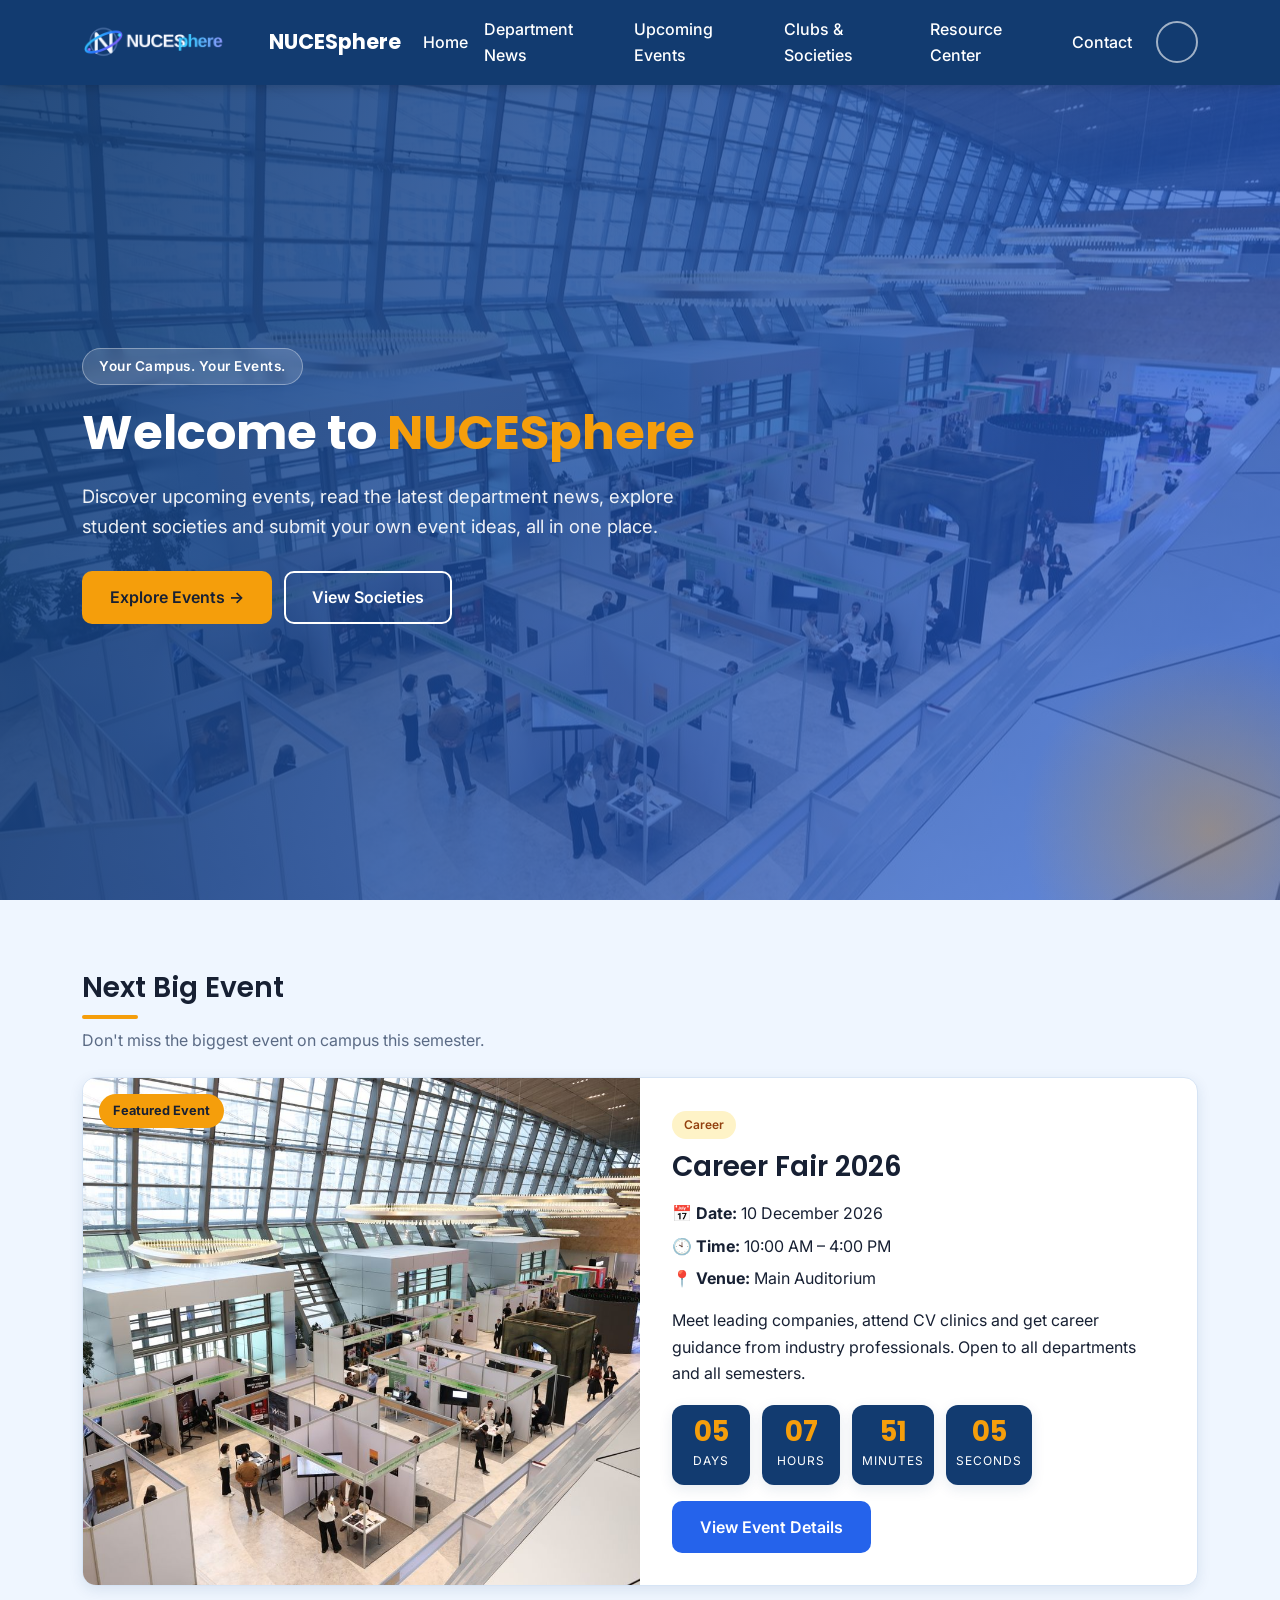
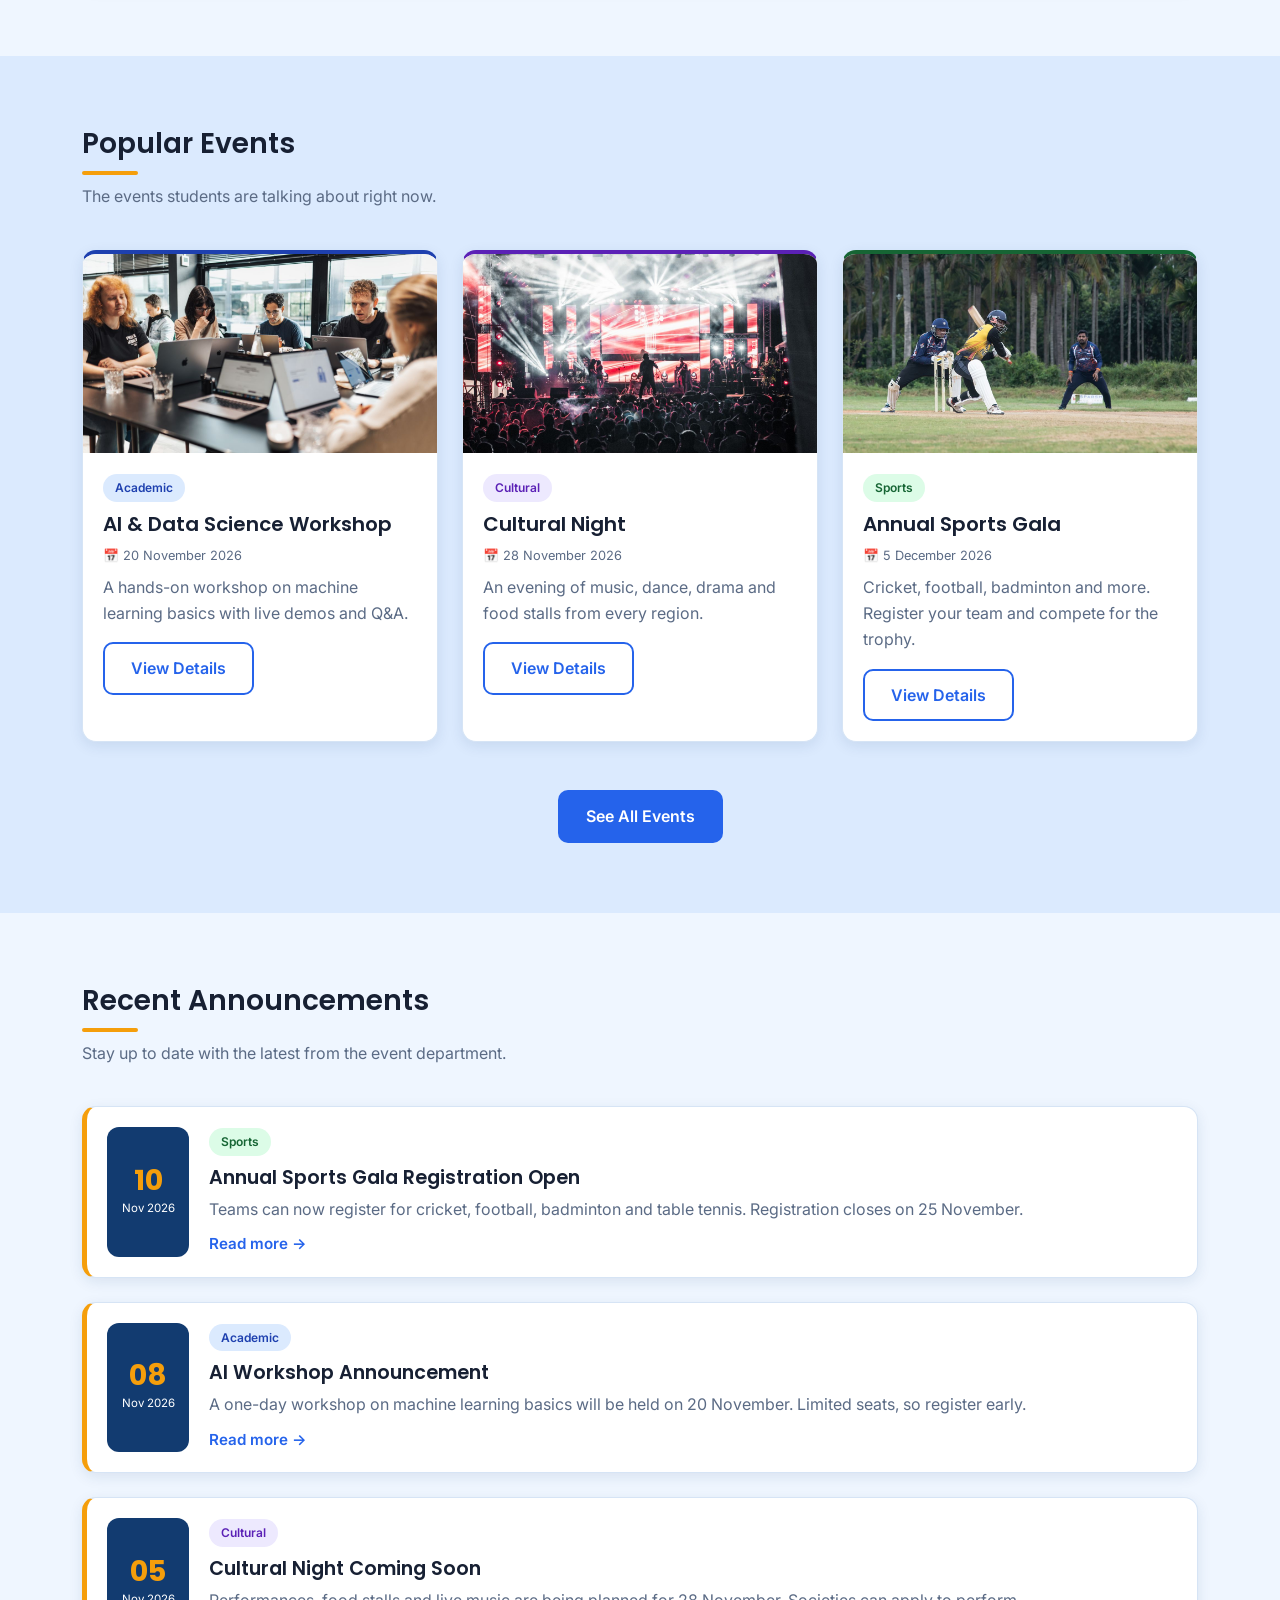
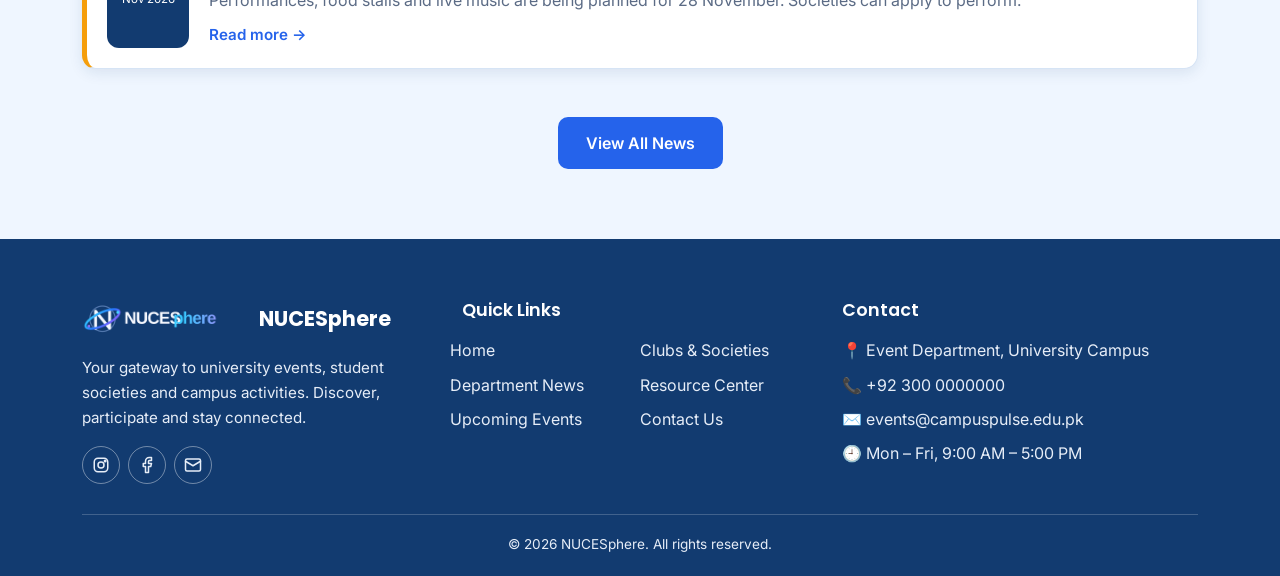
<file: index.html>
<!DOCTYPE html>
<html lang="en" data-theme="light">
<head>
  <meta charset="UTF-8">
  <meta name="viewport" content="width=device-width, initial-scale=1">
  <meta name="description" content="NUCESphere – discover university events, news, societies and resources in one place.">
  <link rel="icon" type="image/png" href="IMAGES/logo/nucesphere.png">

  <link href="https://cdn.jsdelivr.net/npm/bootstrap@5.3.3/dist/css/bootstrap.min.css" rel="stylesheet">
  <link rel="stylesheet" href="CSS/style.css">
  <link rel="stylesheet" href="CSS/responsive.css">
  <title>NUCESphere | Home</title>

  <!-- Apply saved theme before the page paints (prevents white flash) -->
  <script>
    try {
      var t = localStorage.getItem('campus-pulse-theme');
      if (t === 'dark') document.documentElement.setAttribute('data-theme', 'dark');
    } catch (e) {}
  </script>

</head>

<body>

   <!-- ================= NAVBAR ================= -->
  <nav class="navbar navbar-expand-lg navbar-dark fixed-top site-navbar">
    <div class="container">

      <!-- Logo + name -->
      <a class="navbar-brand" href="index.html">
        <img src="IMAGES/logo/nucesphere.png" alt="NUCESphere logo">
        <span>NUCESphere</span>
      </a>

      <!-- Mobile hamburger -->
      <button class="navbar-toggler" type="button" data-bs-toggle="collapse"
              data-bs-target="#mainNav" aria-controls="mainNav"
              aria-expanded="false" aria-label="Toggle navigation">
        <span class="navbar-toggler-icon"></span>
      </button>

      <!-- Links + theme toggle -->
      <div class="collapse navbar-collapse" id="mainNav">
        <ul class="navbar-nav ms-auto mb-2 mb-lg-0 align-items-lg-center">
          <li class="nav-item"><a class="nav-link" href="index.html">Home</a></li>
          <li class="nav-item"><a class="nav-link" href="news.html">Department News</a></li>
          <li class="nav-item"><a class="nav-link" href="events.html">Upcoming Events</a></li>
          <li class="nav-item"><a class="nav-link" href="clubs.html">Clubs &amp; Societies</a></li>
          <li class="nav-item"><a class="nav-link" href="resources.html">Resource Center</a></li>
          <li class="nav-item"><a class="nav-link" href="contact.html">Contact</a></li>
          <li class="nav-item ms-lg-3">
            <button class="theme-toggle" type="button" aria-label="Toggle theme"></button>
          </li>
        </ul>
      </div>

    </div>
  </nav>

  <!-- ================= MAIN CONTENT ================= -->
  <main id="main-content">

    <!-- ================= HERO SECTION ================= -->
    <section id="hero" class="hero-section">
      <div class="container">
        <div class="row">
          <div class="col-lg-8 col-md-10">

            <span class="hero-badge anim-fade-up">Your Campus. Your Events.</span>

            <h1 class="hero-title anim-fade-up delay-1">
              Welcome to <span class="text-accent">NUCESphere</span>
            </h1>

            <p class="hero-text anim-fade-up delay-2">
              Discover upcoming events, read the latest department news, explore student
              societies and submit your own event ideas, all in one place.
            </p>

            <div class="hero-buttons anim-fade-up delay-3">
              <a href="events.html" class="btn-cp btn-cp-accent me-2">Explore Events &rarr;</a>
              <a href="clubs.html" class="btn-cp btn-cp-outline-light">View Societies</a>
            </div>

          </div>
        </div>
      </div>
    </section>

    <!-- ================= FEATURED EVENT ================= -->
    <section id="featured-event">
      <div class="container">
        <h2 class="section-title reveal">Next Big Event</h2>
        <p class="text-muted-cp reveal">Don't miss the biggest event on campus this semester.</p>

        <div class="featured-card reveal mt-4">
          <div class="row g-0 align-items-stretch">

            <div class="col-lg-6">
              <div class="featured-img">
                <img src="IMAGES/events/featured-event.jpg" alt="Career Fair 2026 banner">
                <span class="featured-tag">Featured Event</span>
              </div>
            </div>

            <div class="col-lg-6">
              <div class="featured-body">
                <span class="badge-cat cat-career">Career</span>
                <h3 class="mb-3">Career Fair 2026</h3>

                <ul class="event-meta">
                  <li>📅 <strong>Date:</strong> 10 December 2026</li>
                  <li>🕙 <strong>Time:</strong> 10:00 AM – 4:00 PM</li>
                  <li>📍 <strong>Venue:</strong> Main Auditorium</li>
                </ul>

                <p>Meet leading companies, attend CV clinics and get career guidance from industry
                   professionals. Open to all departments and all semesters.</p>

                <!-- Countdown (logic is added in Step 11 → countdown.js) -->
                <div class="countdown" id="countdown" data-event-date="2026-12-10T10:00:00">
                  <div class="countdown-box"><span id="cd-days">00</span><small>Days</small></div>
                  <div class="countdown-box"><span id="cd-hours">00</span><small>Hours</small></div>
                  <div class="countdown-box"><span id="cd-minutes">00</span><small>Minutes</small></div>
                  <div class="countdown-box"><span id="cd-seconds">00</span><small>Seconds</small></div>
                </div>

                <a href="events.html" class="btn-cp btn-cp-primary mt-3">View Event Details</a>
              </div>
            </div>

          </div>
        </div>
      </div>
    </section>

    <!-- ================= POPULAR EVENTS ================= -->
    <section id="popular-events" class="bg-sky-soft">
      <div class="container">
        <h2 class="section-title reveal">Popular Events</h2>
        <p class="text-muted-cp reveal">The events students are talking about right now.</p>

        <div class="row g-4 mt-2">

          <!-- Card 1 -->
          <div class="col-12 col-md-6 col-lg-4 reveal">
            <div class="card-cp academic">
              <div class="card-img-wrap">
                <img src="IMAGES/events/event-ai-workshop.jpg" alt="AI and Data Science workshop">
              </div>
              <div class="card-body-cp">
                <span class="badge-cat cat-academic">Academic</span>
                <h3 class="card-title-cp">AI &amp; Data Science Workshop</h3>
                <p class="small-label mb-2">📅 20 November 2026</p>
                <p class="text-muted-cp">A hands-on workshop on machine learning basics with live demos and Q&amp;A.</p>
                <a href="events.html" class="btn-cp btn-cp-secondary btn-sm">View Details</a>
              </div>
            </div>
          </div>

          <!-- Card 2 -->
          <div class="col-12 col-md-6 col-lg-4 reveal">
            <div class="card-cp cultural">
              <div class="card-img-wrap">
                <img src="IMAGES/events/event-cultural-night.jpg" alt="Cultural Night performance">
              </div>
              <div class="card-body-cp">
                <span class="badge-cat cat-cultural">Cultural</span>
                <h3 class="card-title-cp">Cultural Night</h3>
                <p class="small-label mb-2">📅 28 November 2026</p>
                <p class="text-muted-cp">An evening of music, dance, drama and food stalls from every region.</p>
                <a href="events.html" class="btn-cp btn-cp-secondary btn-sm">View Details</a>
              </div>
            </div>
          </div>

          <!-- Card 3 -->
          <div class="col-12 col-md-6 col-lg-4 reveal">
            <div class="card-cp sports">
              <div class="card-img-wrap">
                <img src="IMAGES/events/event-sports-gala.jpg" alt="Annual Sports Gala">
              </div>
              <div class="card-body-cp">
                <span class="badge-cat cat-sports">Sports</span>
                <h3 class="card-title-cp">Annual Sports Gala</h3>
                <p class="small-label mb-2">📅 5 December 2026</p>
                <p class="text-muted-cp">Cricket, football, badminton and more. Register your team and compete for the trophy.</p>
                <a href="events.html" class="btn-cp btn-cp-secondary btn-sm">View Details</a>
              </div>
            </div>
          </div>

        </div>

        <div class="text-center mt-5 reveal">
          <a href="events.html" class="btn-cp btn-cp-primary">See All Events</a>
        </div>
      </div>
    </section>

    <!-- ================= RECENT ANNOUNCEMENTS ================= -->
    <section id="announcements">
      <div class="container">
        <h2 class="section-title reveal">Recent Announcements</h2>
        <p class="text-muted-cp reveal">Stay up to date with the latest from the event department.</p>

        <div class="row g-4 mt-2">

          <!-- Announcement 1 -->
          <div class="col-12 reveal">
            <div class="announcement">
              <div class="announcement-date">
                <span>10</span><small>Nov 2026</small>
              </div>
              <div class="announcement-body">
                <span class="badge-cat cat-sports">Sports</span>
                <h3 class="announcement-title">Annual Sports Gala Registration Open</h3>
                <p class="text-muted-cp mb-2">Teams can now register for cricket, football, badminton and table tennis. Registration closes on 25 November.</p>
                <a href="news.html" class="announcement-link">Read more &rarr;</a>
              </div>
            </div>
          </div>

          <!-- Announcement 2 -->
          <div class="col-12 reveal">
            <div class="announcement">
              <div class="announcement-date">
                <span>08</span><small>Nov 2026</small>
              </div>
              <div class="announcement-body">
                <span class="badge-cat cat-academic">Academic</span>
                <h3 class="announcement-title">AI Workshop Announcement</h3>
                <p class="text-muted-cp mb-2">A one-day workshop on machine learning basics will be held on 20 November. Limited seats, so register early.</p>
                <a href="news.html" class="announcement-link">Read more &rarr;</a>
              </div>
            </div>
          </div>

          <!-- Announcement 3 -->
          <div class="col-12 reveal">
            <div class="announcement">
              <div class="announcement-date">
                <span>05</span><small>Nov 2026</small>
              </div>
              <div class="announcement-body">
                <span class="badge-cat cat-cultural">Cultural</span>
                <h3 class="announcement-title">Cultural Night Coming Soon</h3>
                <p class="text-muted-cp mb-2">Performances, food stalls and live music are being planned for 28 November. Societies can apply to perform.</p>
                <a href="news.html" class="announcement-link">Read more &rarr;</a>
              </div>
            </div>
          </div>

        </div>

        <div class="text-center mt-5 reveal">
          <a href="news.html" class="btn-cp btn-cp-primary">View All News</a>
        </div>
      </div>
    </section>

  </main>

    <!-- ================= FOOTER ================= -->
  <footer class="site-footer">
    <div class="container">
      <div class="row">

        <!-- Logo + intro -->
        <div class="col-lg-4 col-md-12">
          <a class="navbar-brand d-inline-flex align-items-center gap-2 mb-3" href="index.html"
             style="color:#fff; font-family:var(--font-heading); font-weight:700; font-size:1.3rem;">
            <img src="IMAGES/logo/nucesphere.png" alt="NUCESphere logo" style="height:40px;">
            NUCESphere
          </a>
          <p>Your gateway to university events, student societies and campus activities. Discover, participate and stay connected.</p>
          <div class="social-icons mt-3 d-flex flex-wrap">
            <a href="#" aria-label="Instagram">
              <svg width="18" height="18" viewBox="0 0 24 24" fill="none" stroke="currentColor" stroke-width="2" stroke-linecap="round" stroke-linejoin="round"><rect x="3" y="3" width="18" height="18" rx="5"/><circle cx="12" cy="12" r="4"/><circle cx="17.5" cy="6.5" r="1"/></svg>
            </a>
            <a href="#" aria-label="Facebook">
              <svg width="18" height="18" viewBox="0 0 24 24" fill="none" stroke="currentColor" stroke-width="2" stroke-linecap="round" stroke-linejoin="round"><path d="M18 2h-3a5 5 0 0 0-5 5v3H7v4h3v8h4v-8h3l1-4h-4V7a1 1 0 0 1 1-1h3z"/></svg>
            </a>
            <a href="mailto:events@campuspulse.edu.pk" aria-label="Email">
              <svg width="18" height="18" viewBox="0 0 24 24" fill="none" stroke="currentColor" stroke-width="2" stroke-linecap="round" stroke-linejoin="round"><rect x="2" y="4" width="20" height="16" rx="2"/><path d="m22 7-10 6L2 7"/></svg>
            </a>
          </div>
        </div>

        <!-- Quick links -->
        <div class="col-lg-4 col-md-6">
          <h5>Quick Links</h5>
          <div class="row">
            <ul class="footer-links col-6">
              <li><a href="index.html">Home</a></li>
              <li><a href="news.html">Department News</a></li>
              <li><a href="events.html">Upcoming Events</a></li>
            </ul>
            <ul class="footer-links col-6">
              <li><a href="clubs.html">Clubs &amp; Societies</a></li>
              <li><a href="resources.html">Resource Center</a></li>
              <li><a href="contact.html">Contact Us</a></li>
            </ul>
          </div>
        </div>

        <!-- Contact info -->
        <div class="col-lg-4 col-md-6">
          <h5>Contact</h5>
          <ul class="footer-links">
            <li>📍 Event Department, University Campus</li>
            <li>📞 +92 300 0000000</li>
            <li>✉️ <a href="mailto:events@campuspulse.edu.pk">events@campuspulse.edu.pk</a></li>
            <li>🕘 Mon – Fri, 9:00 AM – 5:00 PM</li>
          </ul>
        </div>

      </div>

      <!-- Copyright -->
      <div class="footer-bottom">
        &copy; 2026 NUCESphere. All rights reserved.
      </div>
    </div>
  </footer>

  <!-- Bootstrap 5 JS bundle (includes Popper) -->
  <script src="https://cdn.jsdelivr.net/npm/bootstrap@5.3.3/dist/js/bootstrap.bundle.min.js"></script>

  <!-- Our JS -->
  <script src="JS/main.js"></script>
  <script src="JS/countdown.js"></script>
</body>
</html>
</file>
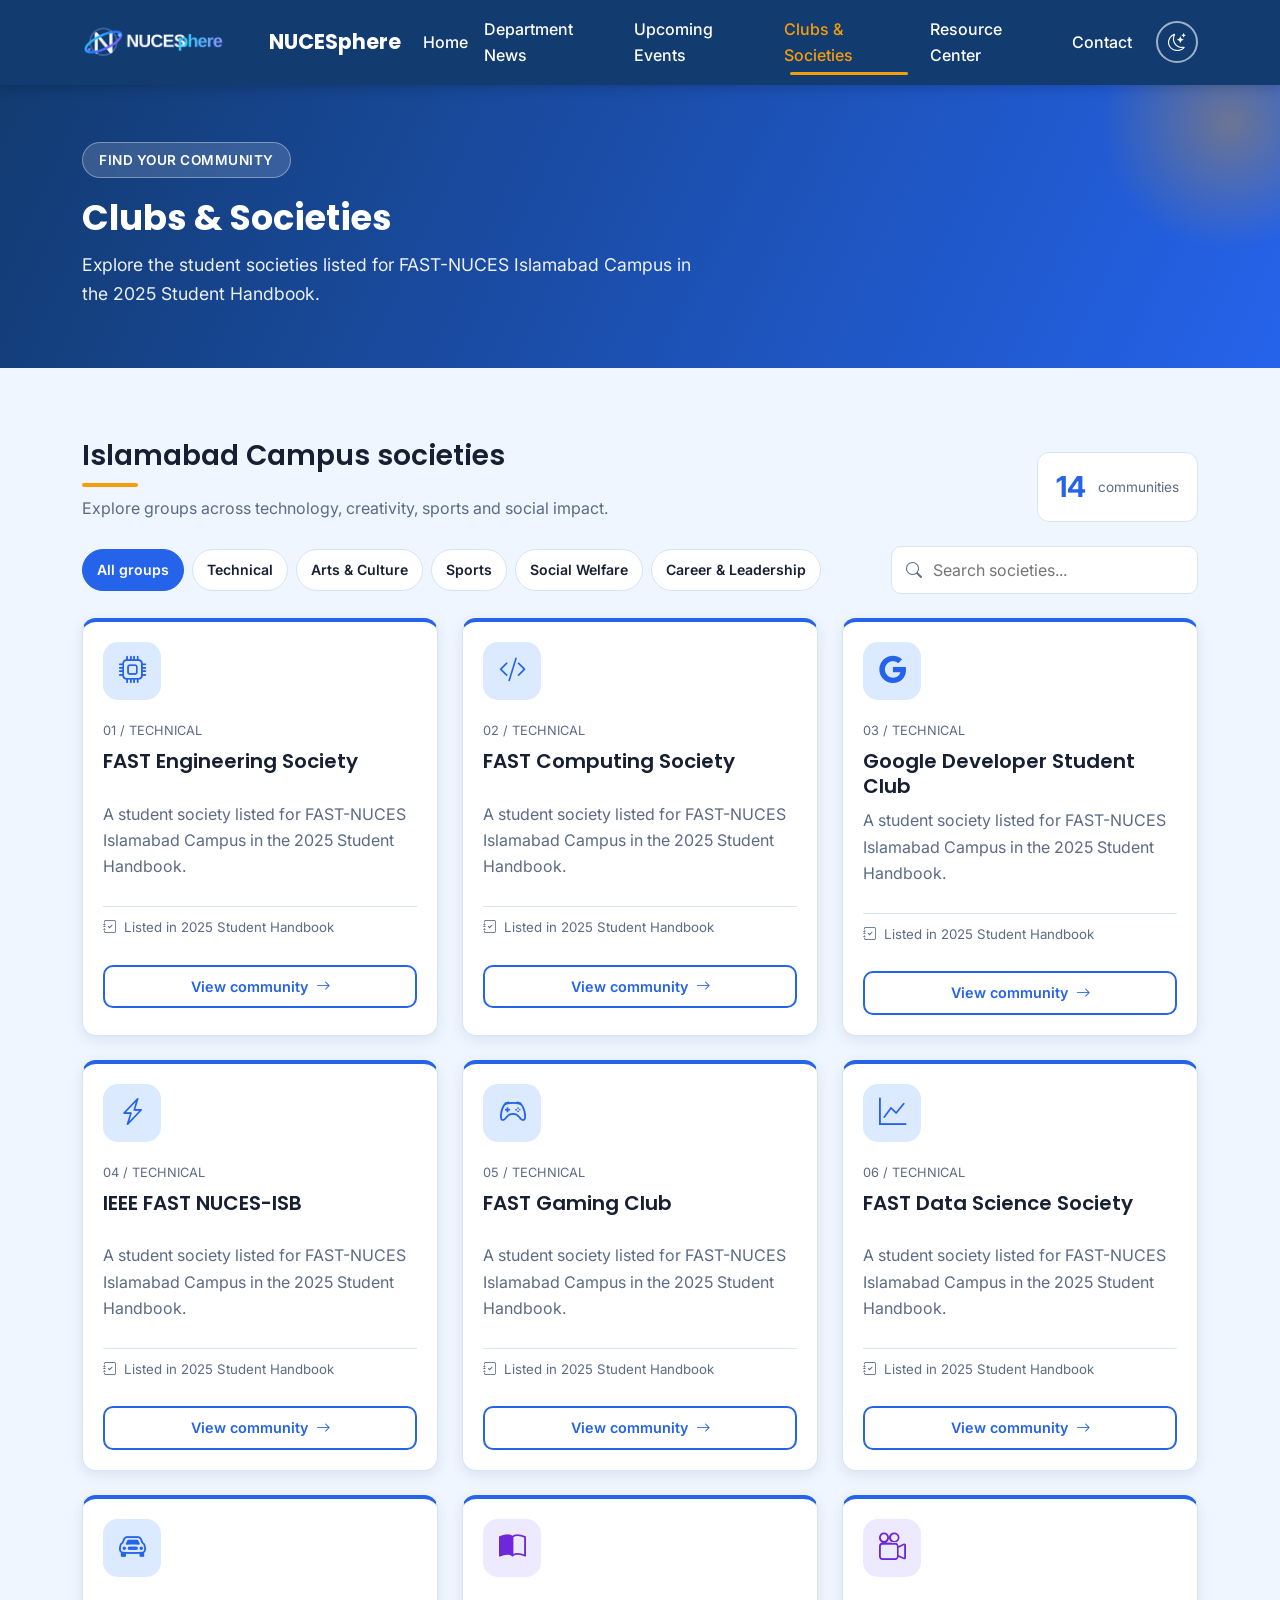
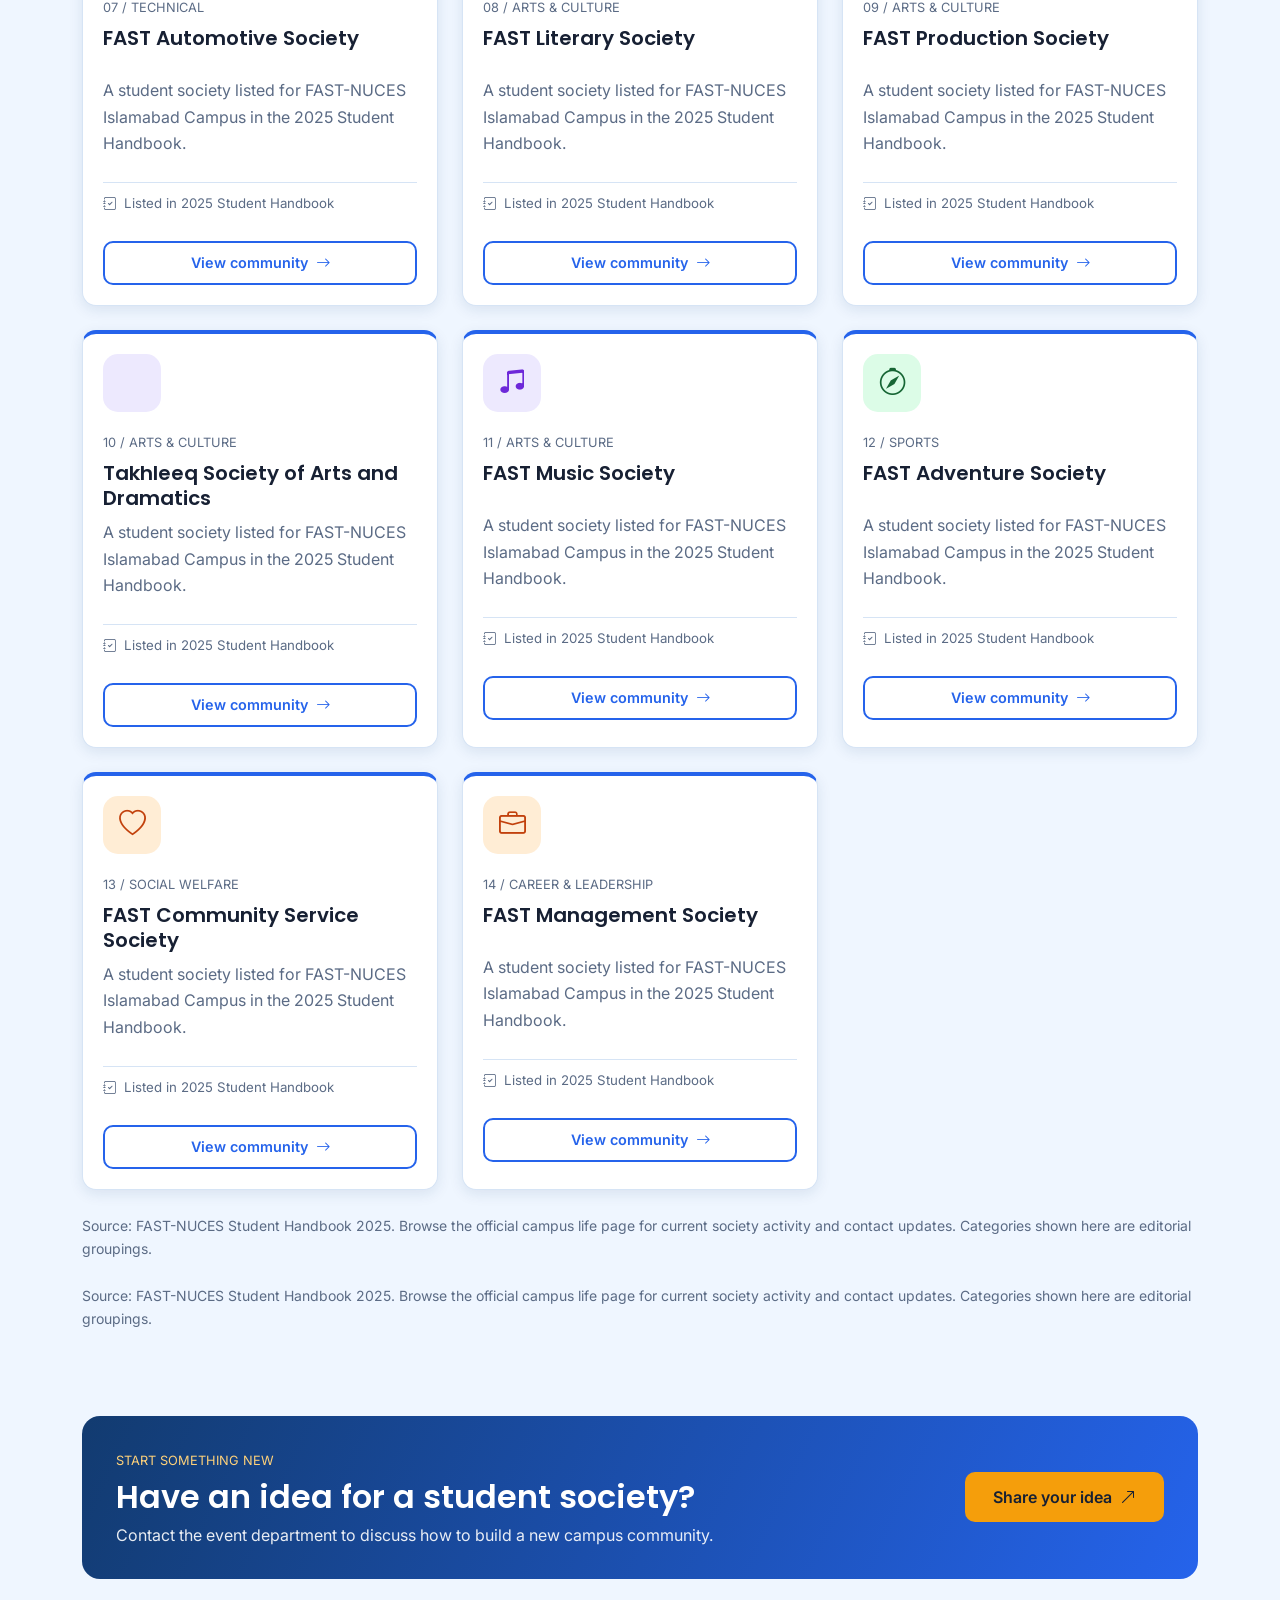
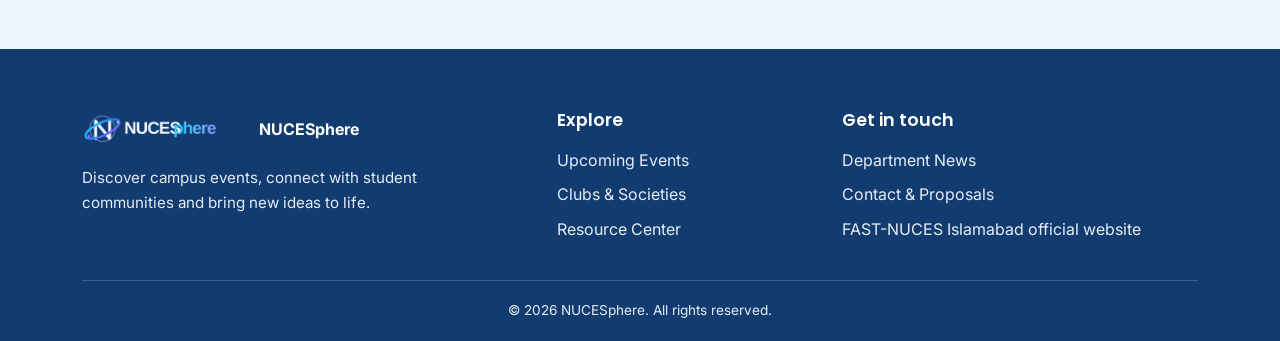
<file: clubs.html>
<!DOCTYPE html>

<html data-theme="light" lang="en"><head><meta charset="utf-8"/><meta content="width=device-width, initial-scale=1" name="viewport"/><meta content="Discover student clubs and societies and find a community that matches your interests." name="description"/><link href="IMAGES/logo/nucesphere.png" rel="icon" type="image/png"/><link href="https://cdn.jsdelivr.net/npm/bootstrap@5.3.3/dist/css/bootstrap.min.css" rel="stylesheet"/><link href="https://cdn.jsdelivr.net/npm/bootstrap-icons@1.11.3/font/bootstrap-icons.min.css" rel="stylesheet"/><link href="CSS/style.css" rel="stylesheet"/><link href="CSS/responsive.css" rel="stylesheet"/><link href="CSS/pages-3-6.css" rel="stylesheet"/><title>NUCESphere | Islamabad Campus Societies</title><script>try{var t=localStorage.getItem('campus-pulse-theme');if(t==='dark')document.documentElement.setAttribute('data-theme','dark');}catch(e){}</script></head><body><nav class="navbar navbar-expand-lg navbar-dark fixed-top site-navbar"><div class="container">
<a class="navbar-brand" href="index.html"><img alt="NUCESphere logo" src="IMAGES/logo/nucesphere.png"/><span>NUCESphere</span></a>
<button aria-controls="mainNav" aria-expanded="false" aria-label="Toggle navigation" class="navbar-toggler" data-bs-target="#mainNav" data-bs-toggle="collapse" type="button"><span class="navbar-toggler-icon"></span></button>
<div class="collapse navbar-collapse" id="mainNav"><ul class="navbar-nav ms-auto mb-2 mb-lg-0 align-items-lg-center"><li class="nav-item"><a class="nav-link" href="index.html">Home</a></li><li class="nav-item"><a class="nav-link" href="news.html">Department News</a></li><li class="nav-item"><a class="nav-link" href="events.html">Upcoming Events</a></li><li class="nav-item"><a aria-current="page" class="nav-link active" href="clubs.html">Clubs &amp; Societies</a></li><li class="nav-item"><a class="nav-link" href="resources.html">Resource Center</a></li><li class="nav-item"><a class="nav-link" href="contact.html">Contact</a></li><li class="nav-item ms-lg-3"><button aria-label="Toggle theme" class="theme-toggle" type="button"><i class="bi bi-moon-stars"></i></button></li></ul></div></div></nav><main id="main-content"><header class="page-header"><div class="container"><span class="hero-badge">FIND YOUR COMMUNITY</span><h1 class="page-title anim-fade-up">Clubs &amp; Societies</h1><p class="page-intro anim-fade-up delay-1">Explore the student societies listed for FAST-NUCES Islamabad Campus in the 2025 Student Handbook.</p></div></header><section><div class="container"><div class="d-flex flex-column flex-lg-row justify-content-between align-items-lg-end gap-3 mb-4"><div><h2 class="section-title">Islamabad Campus societies</h2><p class="text-muted-cp mb-0">Explore groups across technology, creativity, sports and social impact.</p></div><div class="event-count-box"><strong id="societyCount">14</strong><span>communities</span></div></div><div class="event-toolbar mb-4"><div aria-label="Filter societies" class="filter-group" role="group"><button class="filter-btn active" data-soc-filter="all" type="button">All groups</button><button class="filter-btn" data-soc-filter="Technical" type="button">Technical</button><button class="filter-btn" data-soc-filter="Arts &amp; Culture" type="button">Arts &amp; Culture</button><button class="filter-btn" data-soc-filter="Sports" type="button">Sports</button><button class="filter-btn" data-soc-filter="Social Welfare" type="button">Social Welfare</button><button class="filter-btn" data-soc-filter="Career &amp; Leadership" type="button">Career &amp; Leadership</button></div><label class="search-wrap"><i class="bi bi-search"></i><input aria-label="Search societies" id="societySearch" placeholder="Search societies..." type="search"/></label></div><div class="row g-4" id="societyGrid"><div class="col-md-6 col-lg-4 society-item" data-category="Technical" data-search="fast engineering society technical"><article class="card card-cp society-card h-100"><div class="society-icon technical"><i class="bi bi-cpu"></i></div><div class="card-body-cp d-flex flex-column"><span class="small-label">01 / TECHNICAL</span><h3 class="card-title-cp mt-2">FAST Engineering Society</h3><p class="text-muted-cp">A student society listed for FAST-NUCES Islamabad Campus in the 2025 Student Handbook.</p><div class="society-audience"><i class="bi bi-journal-check me-2"></i>Listed in 2025 Student Handbook</div><button class="btn btn-cp btn-cp-secondary w-100 mt-auto view-society" data-activities="For current activities, membership dates and contact details, check the official FAST-NUCES campus life page or the society’s current official channels." data-category="Technical" data-description="A student society listed for FAST-NUCES Islamabad Campus in the 2025 Student Handbook." data-title="FAST Engineering Society" data-url="https://isb.nu.edu.pk/new/campusLife.php" type="button">View community <i class="bi bi-arrow-right ms-1"></i></button></div></article></div><div class="col-md-6 col-lg-4 society-item" data-category="Technical" data-search="fast computing society technical"><article class="card card-cp society-card h-100"><div class="society-icon technical"><i class="bi bi-code-slash"></i></div><div class="card-body-cp d-flex flex-column"><span class="small-label">02 / TECHNICAL</span><h3 class="card-title-cp mt-2">FAST Computing Society</h3><p class="text-muted-cp">A student society listed for FAST-NUCES Islamabad Campus in the 2025 Student Handbook.</p><div class="society-audience"><i class="bi bi-journal-check me-2"></i>Listed in 2025 Student Handbook</div><button class="btn btn-cp btn-cp-secondary w-100 mt-auto view-society" data-activities="For current activities, membership dates and contact details, check the official FAST-NUCES campus life page or the society’s current official channels." data-category="Technical" data-description="A student society listed for FAST-NUCES Islamabad Campus in the 2025 Student Handbook." data-title="FAST Computing Society" data-url="https://isb.nu.edu.pk/new/campusLife.php" type="button">View community <i class="bi bi-arrow-right ms-1"></i></button></div></article></div><div class="col-md-6 col-lg-4 society-item" data-category="Technical" data-search="google developer student club technical"><article class="card card-cp society-card h-100"><div class="society-icon technical"><i class="bi bi-google"></i></div><div class="card-body-cp d-flex flex-column"><span class="small-label">03 / TECHNICAL</span><h3 class="card-title-cp mt-2">Google Developer Student Club</h3><p class="text-muted-cp">A student society listed for FAST-NUCES Islamabad Campus in the 2025 Student Handbook.</p><div class="society-audience"><i class="bi bi-journal-check me-2"></i>Listed in 2025 Student Handbook</div><button class="btn btn-cp btn-cp-secondary w-100 mt-auto view-society" data-activities="For current activities, membership dates and contact details, check the official FAST-NUCES campus life page or the society’s current official channels." data-category="Technical" data-description="A student society listed for FAST-NUCES Islamabad Campus in the 2025 Student Handbook." data-title="Google Developer Student Club" data-url="https://isb.nu.edu.pk/new/campusLife.php" type="button">View community <i class="bi bi-arrow-right ms-1"></i></button></div></article></div><div class="col-md-6 col-lg-4 society-item" data-category="Technical" data-search="ieee fast nuces-isb technical"><article class="card card-cp society-card h-100"><div class="society-icon technical"><i class="bi bi-lightning-charge"></i></div><div class="card-body-cp d-flex flex-column"><span class="small-label">04 / TECHNICAL</span><h3 class="card-title-cp mt-2">IEEE FAST NUCES-ISB</h3><p class="text-muted-cp">A student society listed for FAST-NUCES Islamabad Campus in the 2025 Student Handbook.</p><div class="society-audience"><i class="bi bi-journal-check me-2"></i>Listed in 2025 Student Handbook</div><button class="btn btn-cp btn-cp-secondary w-100 mt-auto view-society" data-activities="For current activities, membership dates and contact details, check the official FAST-NUCES campus life page or the society’s current official channels." data-category="Technical" data-description="A student society listed for FAST-NUCES Islamabad Campus in the 2025 Student Handbook." data-title="IEEE FAST NUCES-ISB" data-url="https://isb.nu.edu.pk/new/campusLife.php" type="button">View community <i class="bi bi-arrow-right ms-1"></i></button></div></article></div><div class="col-md-6 col-lg-4 society-item" data-category="Technical" data-search="fast gaming club technical"><article class="card card-cp society-card h-100"><div class="society-icon technical"><i class="bi bi-controller"></i></div><div class="card-body-cp d-flex flex-column"><span class="small-label">05 / TECHNICAL</span><h3 class="card-title-cp mt-2">FAST Gaming Club</h3><p class="text-muted-cp">A student society listed for FAST-NUCES Islamabad Campus in the 2025 Student Handbook.</p><div class="society-audience"><i class="bi bi-journal-check me-2"></i>Listed in 2025 Student Handbook</div><button class="btn btn-cp btn-cp-secondary w-100 mt-auto view-society" data-activities="For current activities, membership dates and contact details, check the official FAST-NUCES campus life page or the society’s current official channels." data-category="Technical" data-description="A student society listed for FAST-NUCES Islamabad Campus in the 2025 Student Handbook." data-title="FAST Gaming Club" data-url="https://isb.nu.edu.pk/new/campusLife.php" type="button">View community <i class="bi bi-arrow-right ms-1"></i></button></div></article></div><div class="col-md-6 col-lg-4 society-item" data-category="Technical" data-search="fast data science society technical"><article class="card card-cp society-card h-100"><div class="society-icon technical"><i class="bi bi-graph-up"></i></div><div class="card-body-cp d-flex flex-column"><span class="small-label">06 / TECHNICAL</span><h3 class="card-title-cp mt-2">FAST Data Science Society</h3><p class="text-muted-cp">A student society listed for FAST-NUCES Islamabad Campus in the 2025 Student Handbook.</p><div class="society-audience"><i class="bi bi-journal-check me-2"></i>Listed in 2025 Student Handbook</div><button class="btn btn-cp btn-cp-secondary w-100 mt-auto view-society" data-activities="For current activities, membership dates and contact details, check the official FAST-NUCES campus life page or the society’s current official channels." data-category="Technical" data-description="A student society listed for FAST-NUCES Islamabad Campus in the 2025 Student Handbook." data-title="FAST Data Science Society" data-url="https://isb.nu.edu.pk/new/campusLife.php" type="button">View community <i class="bi bi-arrow-right ms-1"></i></button></div></article></div><div class="col-md-6 col-lg-4 society-item" data-category="Technical" data-search="fast automotive society technical"><article class="card card-cp society-card h-100"><div class="society-icon technical"><i class="bi bi-car-front"></i></div><div class="card-body-cp d-flex flex-column"><span class="small-label">07 / TECHNICAL</span><h3 class="card-title-cp mt-2">FAST Automotive Society</h3><p class="text-muted-cp">A student society listed for FAST-NUCES Islamabad Campus in the 2025 Student Handbook.</p><div class="society-audience"><i class="bi bi-journal-check me-2"></i>Listed in 2025 Student Handbook</div><button class="btn btn-cp btn-cp-secondary w-100 mt-auto view-society" data-activities="For current activities, membership dates and contact details, check the official FAST-NUCES campus life page or the society’s current official channels." data-category="Technical" data-description="A student society listed for FAST-NUCES Islamabad Campus in the 2025 Student Handbook." data-title="FAST Automotive Society" data-url="https://isb.nu.edu.pk/new/campusLife.php" type="button">View community <i class="bi bi-arrow-right ms-1"></i></button></div></article></div><div class="col-md-6 col-lg-4 society-item" data-category="Arts &amp; Culture" data-search="fast literary society arts &amp; culture"><article class="card card-cp society-card h-100"><div class="society-icon arts-culture"><i class="bi bi-book-half"></i></div><div class="card-body-cp d-flex flex-column"><span class="small-label">08 / ARTS &amp; CULTURE</span><h3 class="card-title-cp mt-2">FAST Literary Society</h3><p class="text-muted-cp">A student society listed for FAST-NUCES Islamabad Campus in the 2025 Student Handbook.</p><div class="society-audience"><i class="bi bi-journal-check me-2"></i>Listed in 2025 Student Handbook</div><button class="btn btn-cp btn-cp-secondary w-100 mt-auto view-society" data-activities="For current activities, membership dates and contact details, check the official FAST-NUCES campus life page or the society’s current official channels." data-category="Arts &amp; Culture" data-description="A student society listed for FAST-NUCES Islamabad Campus in the 2025 Student Handbook." data-title="FAST Literary Society" data-url="https://isb.nu.edu.pk/new/campusLife.php" type="button">View community <i class="bi bi-arrow-right ms-1"></i></button></div></article></div><div class="col-md-6 col-lg-4 society-item" data-category="Arts &amp; Culture" data-search="fast production society arts &amp; culture"><article class="card card-cp society-card h-100"><div class="society-icon arts-culture"><i class="bi bi-camera-reels"></i></div><div class="card-body-cp d-flex flex-column"><span class="small-label">09 / ARTS &amp; CULTURE</span><h3 class="card-title-cp mt-2">FAST Production Society</h3><p class="text-muted-cp">A student society listed for FAST-NUCES Islamabad Campus in the 2025 Student Handbook.</p><div class="society-audience"><i class="bi bi-journal-check me-2"></i>Listed in 2025 Student Handbook</div><button class="btn btn-cp btn-cp-secondary w-100 mt-auto view-society" data-activities="For current activities, membership dates and contact details, check the official FAST-NUCES campus life page or the society’s current official channels." data-category="Arts &amp; Culture" data-description="A student society listed for FAST-NUCES Islamabad Campus in the 2025 Student Handbook." data-title="FAST Production Society" data-url="https://isb.nu.edu.pk/new/campusLife.php" type="button">View community <i class="bi bi-arrow-right ms-1"></i></button></div></article></div><div class="col-md-6 col-lg-4 society-item" data-category="Arts &amp; Culture" data-search="takhleeq society of arts and dramatics arts &amp; culture"><article class="card card-cp society-card h-100"><div class="society-icon arts-culture"><i class="bi bi-masks"></i></div><div class="card-body-cp d-flex flex-column"><span class="small-label">10 / ARTS &amp; CULTURE</span><h3 class="card-title-cp mt-2">Takhleeq Society of Arts and Dramatics</h3><p class="text-muted-cp">A student society listed for FAST-NUCES Islamabad Campus in the 2025 Student Handbook.</p><div class="society-audience"><i class="bi bi-journal-check me-2"></i>Listed in 2025 Student Handbook</div><button class="btn btn-cp btn-cp-secondary w-100 mt-auto view-society" data-activities="For current activities, membership dates and contact details, check the official FAST-NUCES campus life page or the society’s current official channels." data-category="Arts &amp; Culture" data-description="A student society listed for FAST-NUCES Islamabad Campus in the 2025 Student Handbook." data-title="Takhleeq Society of Arts and Dramatics" data-url="https://isb.nu.edu.pk/new/campusLife.php" type="button">View community <i class="bi bi-arrow-right ms-1"></i></button></div></article></div><div class="col-md-6 col-lg-4 society-item" data-category="Arts &amp; Culture" data-search="fast music society arts &amp; culture"><article class="card card-cp society-card h-100"><div class="society-icon arts-culture"><i class="bi bi-music-note-beamed"></i></div><div class="card-body-cp d-flex flex-column"><span class="small-label">11 / ARTS &amp; CULTURE</span><h3 class="card-title-cp mt-2">FAST Music Society</h3><p class="text-muted-cp">A student society listed for FAST-NUCES Islamabad Campus in the 2025 Student Handbook.</p><div class="society-audience"><i class="bi bi-journal-check me-2"></i>Listed in 2025 Student Handbook</div><button class="btn btn-cp btn-cp-secondary w-100 mt-auto view-society" data-activities="For current activities, membership dates and contact details, check the official FAST-NUCES campus life page or the society’s current official channels." data-category="Arts &amp; Culture" data-description="A student society listed for FAST-NUCES Islamabad Campus in the 2025 Student Handbook." data-title="FAST Music Society" data-url="https://isb.nu.edu.pk/new/campusLife.php" type="button">View community <i class="bi bi-arrow-right ms-1"></i></button></div></article></div><div class="col-md-6 col-lg-4 society-item" data-category="Sports" data-search="fast adventure society sports"><article class="card card-cp society-card h-100"><div class="society-icon sports"><i class="bi bi-compass"></i></div><div class="card-body-cp d-flex flex-column"><span class="small-label">12 / SPORTS</span><h3 class="card-title-cp mt-2">FAST Adventure Society</h3><p class="text-muted-cp">A student society listed for FAST-NUCES Islamabad Campus in the 2025 Student Handbook.</p><div class="society-audience"><i class="bi bi-journal-check me-2"></i>Listed in 2025 Student Handbook</div><button class="btn btn-cp btn-cp-secondary w-100 mt-auto view-society" data-activities="For current activities, membership dates and contact details, check the official FAST-NUCES campus life page or the society’s current official channels." data-category="Sports" data-description="A student society listed for FAST-NUCES Islamabad Campus in the 2025 Student Handbook." data-title="FAST Adventure Society" data-url="https://isb.nu.edu.pk/new/campusLife.php" type="button">View community <i class="bi bi-arrow-right ms-1"></i></button></div></article></div><div class="col-md-6 col-lg-4 society-item" data-category="Social Welfare" data-search="fast community service society social welfare"><article class="card card-cp society-card h-100"><div class="society-icon social-welfare"><i class="bi bi-heart"></i></div><div class="card-body-cp d-flex flex-column"><span class="small-label">13 / SOCIAL WELFARE</span><h3 class="card-title-cp mt-2">FAST Community Service Society</h3><p class="text-muted-cp">A student society listed for FAST-NUCES Islamabad Campus in the 2025 Student Handbook.</p><div class="society-audience"><i class="bi bi-journal-check me-2"></i>Listed in 2025 Student Handbook</div><button class="btn btn-cp btn-cp-secondary w-100 mt-auto view-society" data-activities="For current activities, membership dates and contact details, check the official FAST-NUCES campus life page or the society’s current official channels." data-category="Social Welfare" data-description="A student society listed for FAST-NUCES Islamabad Campus in the 2025 Student Handbook." data-title="FAST Community Service Society" data-url="https://isb.nu.edu.pk/new/campusLife.php" type="button">View community <i class="bi bi-arrow-right ms-1"></i></button></div></article></div><div class="col-md-6 col-lg-4 society-item" data-category="Career &amp; Leadership" data-search="fast management society career &amp; leadership"><article class="card card-cp society-card h-100"><div class="society-icon social-welfare"><i class="bi bi-briefcase"></i></div><div class="card-body-cp d-flex flex-column"><span class="small-label">14 / CAREER &amp; LEADERSHIP</span><h3 class="card-title-cp mt-2">FAST Management Society</h3><p class="text-muted-cp">A student society listed for FAST-NUCES Islamabad Campus in the 2025 Student Handbook.</p><div class="society-audience"><i class="bi bi-journal-check me-2"></i>Listed in 2025 Student Handbook</div><button class="btn btn-cp btn-cp-secondary w-100 mt-auto view-society" data-activities="For current activities, membership dates and contact details, check the official FAST-NUCES campus life page or the society’s current official channels." data-category="Career &amp; Leadership" data-description="A student society listed for FAST-NUCES Islamabad Campus in the 2025 Student Handbook." data-title="FAST Management Society" data-url="https://isb.nu.edu.pk/new/campusLife.php" type="button">View community <i class="bi bi-arrow-right ms-1"></i></button></div></article></div></div><p class="small text-muted-cp mt-4">Source: FAST-NUCES Student Handbook 2025. Browse the official campus life page for current society activity and contact updates. Categories shown here are editorial groupings.</p><p class="small text-muted-cp mt-4">Source: FAST-NUCES Student Handbook 2025. Browse the official campus life page for current society activity and contact updates. Categories shown here are editorial groupings.</p><div class="empty-state d-none" id="noSocieties"><i class="bi bi-people"></i><h3>No societies found</h3><p>Try another search term or category.</p></div></div></section><section class="container pt-0"><div class="page-cta"><div><span class="small-label text-uppercase">START SOMETHING NEW</span><h2>Have an idea for a student society?</h2><p class="mb-0">Contact the event department to discuss how to build a new campus community.</p></div><a class="btn btn-cp btn-cp-accent" href="contact.html">Share your idea <i class="bi bi-arrow-up-right ms-1"></i></a></div></section></main><footer class="site-footer"><div class="container"><div class="row g-4"><div class="col-md-5"><a class="navbar-brand d-inline-flex align-items-center mb-3" href="index.html"><img alt="NUCESphere logo" src="IMAGES/logo/nucesphere.png" style="height:40px;width:auto"/><span class="ms-2 text-white fw-bold">NUCESphere</span></a><p>Discover campus events, connect with student communities and bring new ideas to life.</p></div><div class="col-6 col-md-3"><h5>Explore</h5><ul class="footer-links"><li><a href="events.html">Upcoming Events</a></li><li><a href="clubs.html">Clubs &amp; Societies</a></li><li><a href="resources.html">Resource Center</a></li></ul></div><div class="col-6 col-md-4"><h5>Get in touch</h5><ul class="footer-links"><li><a href="news.html">Department News</a></li><li><a href="contact.html">Contact &amp; Proposals</a></li><li><a href="https://isb.nu.edu.pk/">FAST-NUCES Islamabad official website</a></li></ul></div></div><div class="footer-bottom">© 2026 NUCESphere. All rights reserved.</div></div></footer><div aria-hidden="true" aria-labelledby="societyModalTitle" class="modal fade" id="societyModal" tabindex="-1"><div class="modal-dialog modal-dialog-centered"><div class="modal-content"><div class="modal-header"><div><span class="small-label text-uppercase">MEET THE COMMUNITY</span><h2 class="modal-title" id="societyModalTitle">Society name</h2></div><button aria-label="Close" class="btn-close" data-bs-dismiss="modal" type="button"></button></div><div class="modal-body"><span class="badge-cat" id="societyCategory"></span><p class="mt-3" id="societyDescription"></p><h3 class="h5">Current information</h3><p id="societyActivities"></p><p class="modal-info"><i class="bi bi-box-arrow-up-right me-2"></i><a href="https://isb.nu.edu.pk/new/campusLife.php" id="societyEmail" rel="noopener noreferrer" target="_blank">Official FAST-NUCES campus life page</a></p><div class="alert alert-success d-none" id="joinMessage" role="status">Your interest has been noted for this front-end demo. Contact the society to complete joining.</div></div><div class="modal-footer"><button class="btn btn-outline-secondary" data-bs-dismiss="modal" type="button">Close</button><button class="btn btn-cp btn-cp-primary" id="joinButton" type="button">I'm interested</button></div></div></div></div><script src="https://cdn.jsdelivr.net/npm/bootstrap@5.3.3/dist/js/bootstrap.bundle.min.js"></script><script src="JS/main.js"></script><script src="JS/societies.js"></script></body></html>
</file>
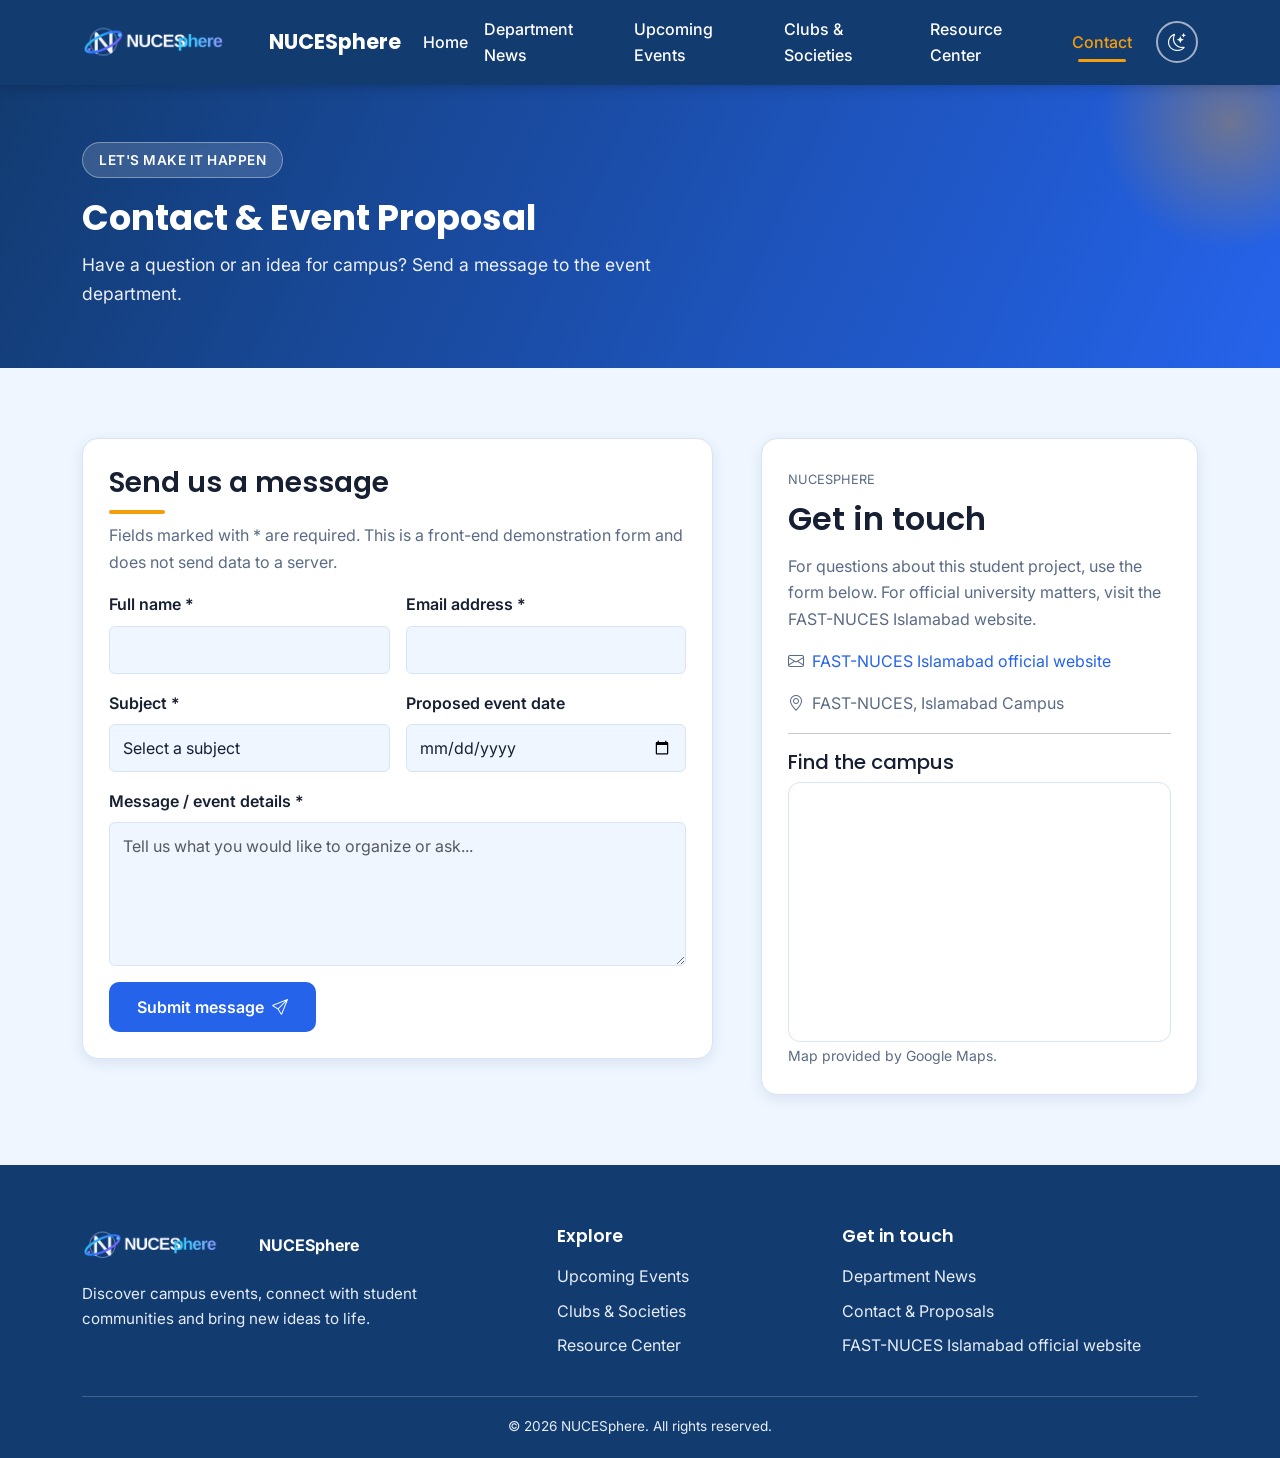
<file: contact.html>
<!DOCTYPE html>

<html data-theme="light" lang="en"><head><meta charset="utf-8"/><meta content="width=device-width, initial-scale=1" name="viewport"/><meta content="Contact the NUCESphere event department or submit an idea for a new campus event." name="description"/><link href="IMAGES/logo/nucesphere.png" rel="icon" type="image/png"/><link href="https://cdn.jsdelivr.net/npm/bootstrap@5.3.3/dist/css/bootstrap.min.css" rel="stylesheet"/><link href="https://cdn.jsdelivr.net/npm/bootstrap-icons@1.11.3/font/bootstrap-icons.min.css" rel="stylesheet"/><link href="CSS/style.css" rel="stylesheet"/><link href="CSS/responsive.css" rel="stylesheet"/><link href="CSS/pages-3-6.css" rel="stylesheet"/><title>NUCESphere | Contact &amp; Event Proposal</title><script>try{var t=localStorage.getItem('campus-pulse-theme');if(t==='dark')document.documentElement.setAttribute('data-theme','dark');}catch(e){}</script></head><body><nav class="navbar navbar-expand-lg navbar-dark fixed-top site-navbar"><div class="container">
<a class="navbar-brand" href="index.html"><img alt="NUCESphere logo" src="IMAGES/logo/nucesphere.png"/><span>NUCESphere</span></a>
<button aria-controls="mainNav" aria-expanded="false" aria-label="Toggle navigation" class="navbar-toggler" data-bs-target="#mainNav" data-bs-toggle="collapse" type="button"><span class="navbar-toggler-icon"></span></button>
<div class="collapse navbar-collapse" id="mainNav"><ul class="navbar-nav ms-auto mb-2 mb-lg-0 align-items-lg-center"><li class="nav-item"><a class="nav-link" href="index.html">Home</a></li><li class="nav-item"><a class="nav-link" href="news.html">Department News</a></li><li class="nav-item"><a class="nav-link" href="events.html">Upcoming Events</a></li><li class="nav-item"><a class="nav-link" href="clubs.html">Clubs &amp; Societies</a></li><li class="nav-item"><a class="nav-link" href="resources.html">Resource Center</a></li><li class="nav-item"><a aria-current="page" class="nav-link active" href="contact.html">Contact</a></li><li class="nav-item ms-lg-3"><button aria-label="Toggle theme" class="theme-toggle" type="button"><i class="bi bi-moon-stars"></i></button></li></ul></div></div></nav><main id="main-content"><header class="page-header"><div class="container"><span class="hero-badge">LET'S MAKE IT HAPPEN</span><h1 class="page-title anim-fade-up">Contact &amp; Event Proposal</h1><p class="page-intro anim-fade-up delay-1">Have a question or an idea for campus? Send a message to the event department.</p></div></header><section><div class="container"><div class="row g-5"><div class="col-lg-7"><div class="form-panel"><h2 class="section-title">Send us a message</h2><p class="text-muted-cp">Fields marked with * are required. This is a front-end demonstration form and does not send data to a server.</p><form id="proposalForm" novalidate=""><div class="row g-3"><div class="col-md-6"><label class="form-label" for="fullName">Full name *</label><input autocomplete="name" class="form-control" id="fullName" minlength="2" name="fullName" required="" type="text"/><div class="invalid-feedback">Please enter your name.</div></div><div class="col-md-6"><label class="form-label" for="email">Email address *</label><input autocomplete="email" class="form-control" id="email" name="email" required="" type="email"/><div class="invalid-feedback">Enter a valid email address.</div></div><div class="col-md-6"><label class="form-label" for="subject">Subject *</label><select class="form-select" id="subject" name="subject" required=""><option disabled="" selected="" value="">Select a subject</option><option>General question</option><option>Event proposal</option><option>Venue booking</option><option>Society information</option><option>Feedback</option></select><div class="invalid-feedback">Please choose a subject.</div></div><div class="col-md-6"><label class="form-label" for="eventDate">Proposed event date</label><input class="form-control" id="eventDate" name="eventDate" type="date"/><div class="invalid-feedback">Choose a future date.</div></div><div class="col-12"><label class="form-label" for="message">Message / event details *</label><textarea class="form-control" id="message" minlength="10" name="message" placeholder="Tell us what you would like to organize or ask..." required="" rows="5"></textarea><div class="invalid-feedback">Please enter at least 10 characters.</div></div><div class="col-12"><button class="btn btn-cp btn-cp-primary" type="submit">Submit message <i class="bi bi-send ms-1"></i></button></div></div><div aria-live="polite" class="alert alert-success mt-4 d-none" id="formSuccess" role="status"><strong>Thank you!</strong> Your details passed the demo validation. No information has been sent or stored.</div><div class="alert alert-danger mt-4 d-none" id="formError" role="alert">Please correct the highlighted fields and try again.</div></form></div></div><div class="col-lg-5"><div class="contact-card"><span class="small-label text-uppercase">NUCESPHERE</span><h2>Get in touch</h2><p>For questions about this student project, use the form below. For official university matters, visit the FAST-NUCES Islamabad website.</p><p><i class="bi bi-envelope me-2"></i><a href="https://isb.nu.edu.pk/">FAST-NUCES Islamabad official website</a></p><p><i class="bi bi-geo-alt me-2"></i>FAST-NUCES, Islamabad Campus</p><hr/><h3 class="h5">Find the campus</h3><div class="map-frame"><iframe allowfullscreen="" loading="lazy" referrerpolicy="no-referrer-when-downgrade" src="https://www.google.com/maps?q=FAST+NUCES+Islamabad+Campus&amp;output=embed" title="Map showing FAST NUCES Islamabad campus"></iframe></div><small class="text-muted-cp">Map provided by Google Maps.</small></div></div></div></div></section></main><footer class="site-footer"><div class="container"><div class="row g-4"><div class="col-md-5"><a class="navbar-brand d-inline-flex align-items-center mb-3" href="index.html"><img alt="NUCESphere logo" src="IMAGES/logo/nucesphere.png" style="height:40px;width:auto"/><span class="ms-2 text-white fw-bold">NUCESphere</span></a><p>Discover campus events, connect with student communities and bring new ideas to life.</p></div><div class="col-6 col-md-3"><h5>Explore</h5><ul class="footer-links"><li><a href="events.html">Upcoming Events</a></li><li><a href="clubs.html">Clubs &amp; Societies</a></li><li><a href="resources.html">Resource Center</a></li></ul></div><div class="col-6 col-md-4"><h5>Get in touch</h5><ul class="footer-links"><li><a href="news.html">Department News</a></li><li><a href="contact.html">Contact &amp; Proposals</a></li><li><a href="https://isb.nu.edu.pk/">FAST-NUCES Islamabad official website</a></li></ul></div></div><div class="footer-bottom">© 2026 NUCESphere. All rights reserved.</div></div></footer><script src="https://cdn.jsdelivr.net/npm/bootstrap@5.3.3/dist/js/bootstrap.bundle.min.js"></script><script src="JS/main.js"></script><script src="JS/contact.js"></script></body></html>
</file>
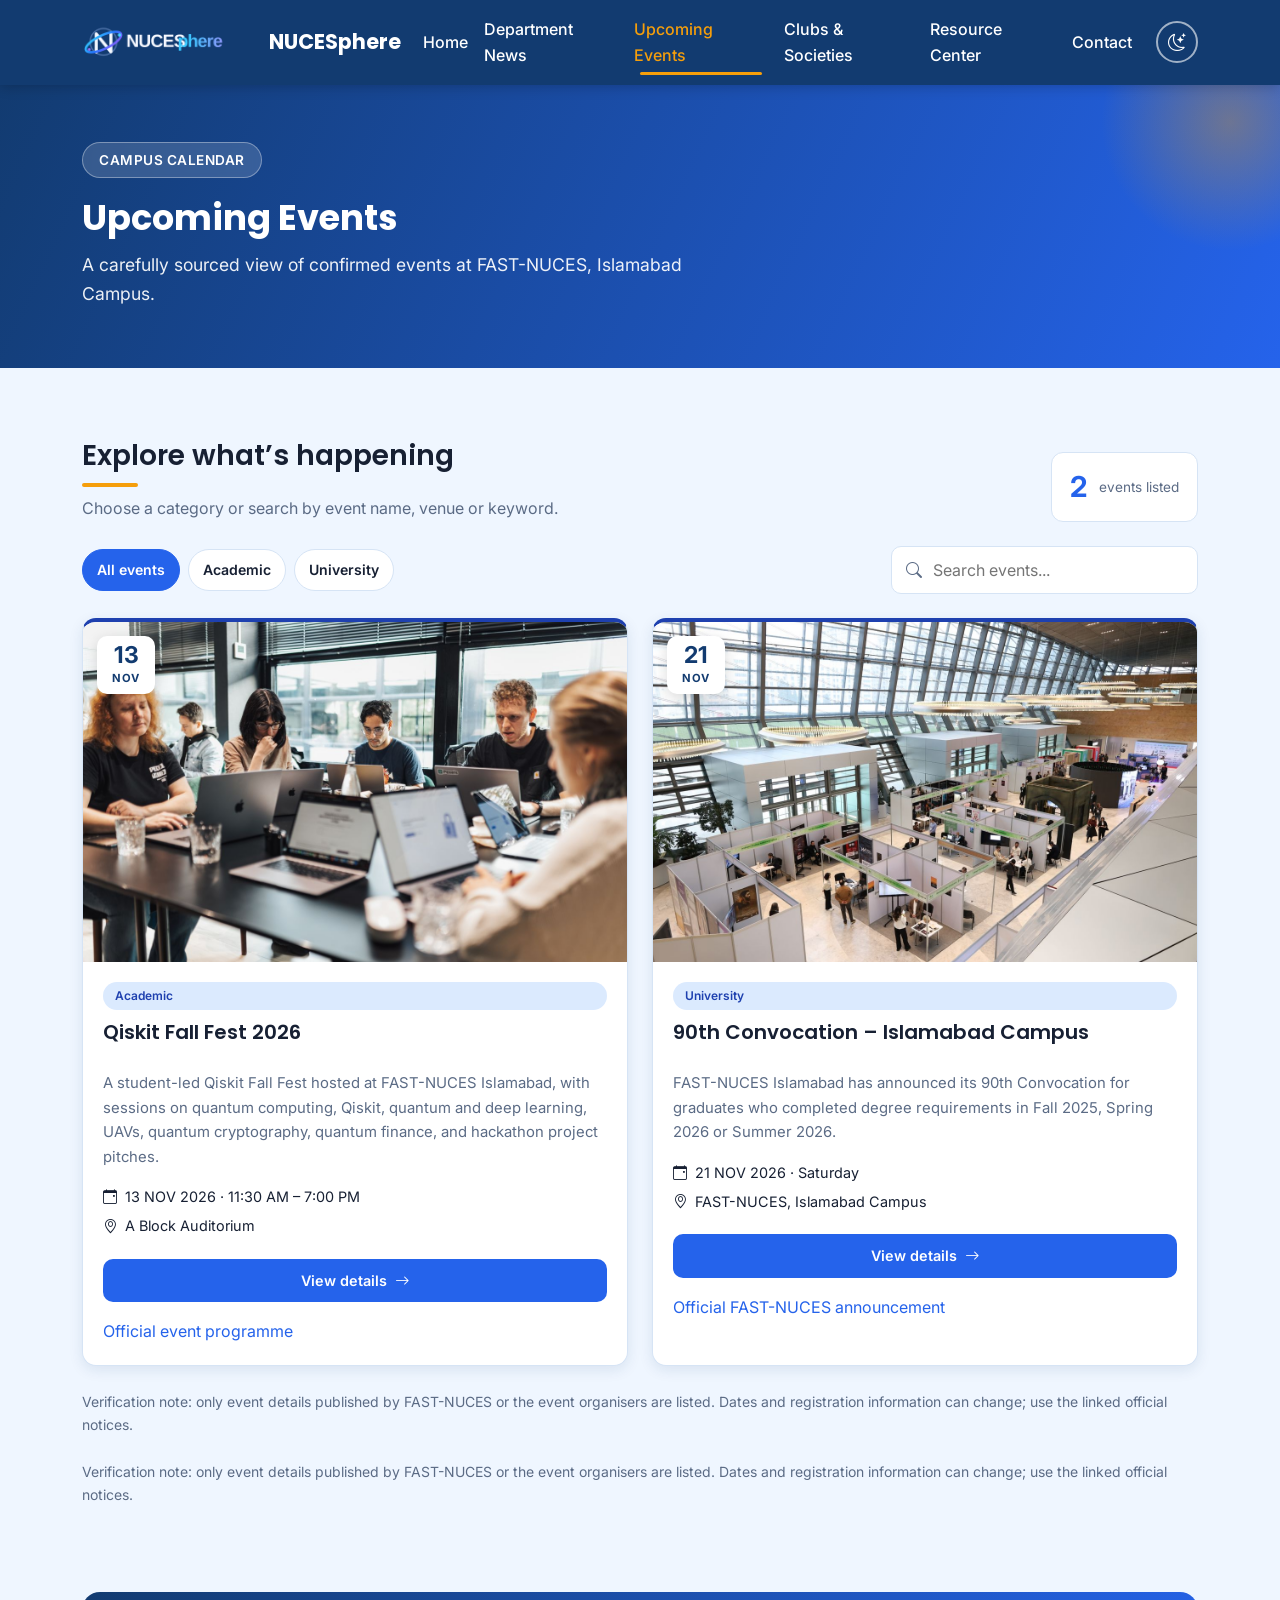
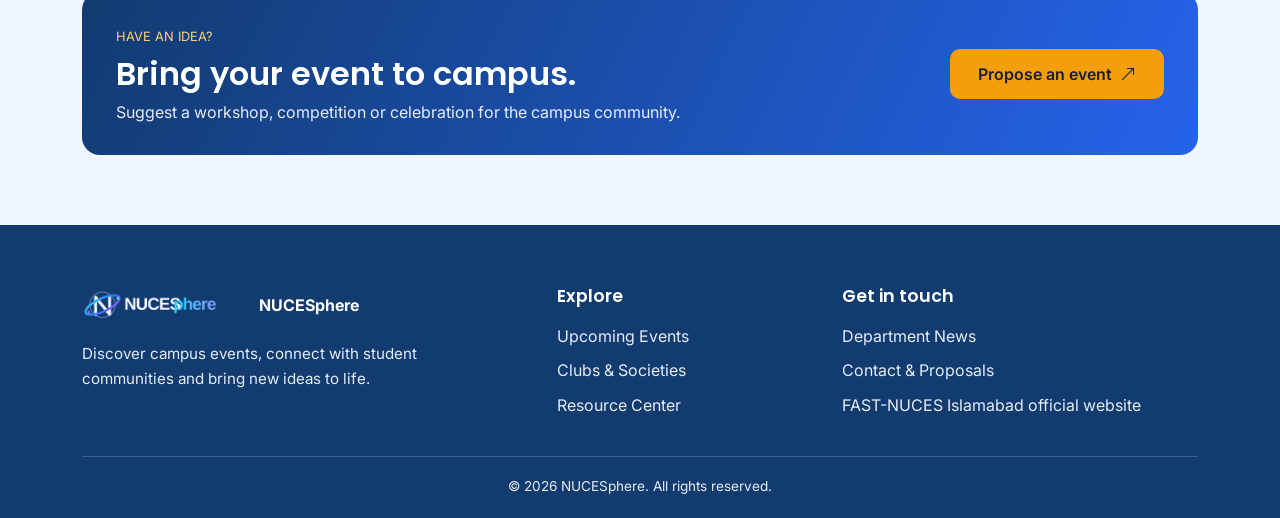
<file: events.html>
<!DOCTYPE html>

<html data-theme="light" lang="en"><head><meta charset="utf-8"/><meta content="width=device-width, initial-scale=1" name="viewport"/><meta content="Verified event information for FAST-NUCES Islamabad Campus, curated by the independent NUCESphere student project." name="description"/><link href="IMAGES/logo/nucesphere.png" rel="icon" type="image/png"/><link href="https://cdn.jsdelivr.net/npm/bootstrap@5.3.3/dist/css/bootstrap.min.css" rel="stylesheet"/><link href="https://cdn.jsdelivr.net/npm/bootstrap-icons@1.11.3/font/bootstrap-icons.min.css" rel="stylesheet"/><link href="CSS/style.css" rel="stylesheet"/><link href="CSS/responsive.css" rel="stylesheet"/><link href="CSS/pages-3-6.css" rel="stylesheet"/><title>NUCESphere | Islamabad Campus Events</title><script>try{var t=localStorage.getItem('campus-pulse-theme');if(t==='dark')document.documentElement.setAttribute('data-theme','dark');}catch(e){}</script></head><body><nav class="navbar navbar-expand-lg navbar-dark fixed-top site-navbar"><div class="container">
<a class="navbar-brand" href="index.html"><img alt="NUCESphere logo" src="IMAGES/logo/nucesphere.png"/><span>NUCESphere</span></a>
<button aria-controls="mainNav" aria-expanded="false" aria-label="Toggle navigation" class="navbar-toggler" data-bs-target="#mainNav" data-bs-toggle="collapse" type="button"><span class="navbar-toggler-icon"></span></button>
<div class="collapse navbar-collapse" id="mainNav"><ul class="navbar-nav ms-auto mb-2 mb-lg-0 align-items-lg-center"><li class="nav-item"><a class="nav-link" href="index.html">Home</a></li><li class="nav-item"><a class="nav-link" href="news.html">Department News</a></li><li class="nav-item"><a aria-current="page" class="nav-link active" href="events.html">Upcoming Events</a></li><li class="nav-item"><a class="nav-link" href="clubs.html">Clubs &amp; Societies</a></li><li class="nav-item"><a class="nav-link" href="resources.html">Resource Center</a></li><li class="nav-item"><a class="nav-link" href="contact.html">Contact</a></li><li class="nav-item ms-lg-3"><button aria-label="Toggle theme" class="theme-toggle" type="button"><i class="bi bi-moon-stars"></i></button></li></ul></div></div></nav><main id="main-content"><header class="page-header"><div class="container"><span class="hero-badge">CAMPUS CALENDAR</span><h1 class="page-title anim-fade-up">Upcoming Events</h1><p class="page-intro anim-fade-up delay-1">A carefully sourced view of confirmed events at FAST-NUCES, Islamabad Campus.</p></div></header><section><div class="container"><div class="d-flex flex-column flex-lg-row justify-content-between align-items-lg-end gap-3 mb-4"><div><h2 class="section-title">Explore what’s happening</h2><p class="text-muted-cp mb-0">Choose a category or search by event name, venue or keyword.</p></div><div class="event-count-box"><strong id="eventCount">2</strong><span>events listed</span></div></div><div class="event-toolbar mb-4"><div aria-label="Filter events by category" class="filter-group" role="group"><button class="filter-btn active" data-filter="all" type="button">All events</button><button class="filter-btn" data-filter="Academic" type="button">Academic</button><button class="filter-btn" data-filter="University" type="button">University</button></div><label class="search-wrap"><i class="bi bi-search"></i><input aria-label="Search events" id="eventSearch" placeholder="Search events..." type="search"/></label></div><div class="row g-4" id="eventGrid"><div class="col-md-6 col-lg-6 event-col event-item" data-category="Academic" data-search="qiskit fall fest quantum computing quantum cryptography hackathon academic 13 november"><article class="card card-cp event-card academic h-100"><div class="card-img-wrap"><img alt="Qiskit Fall Fest 2026" loading="lazy" src="IMAGES/events/event-ai-workshop.jpg"/><span class="event-date"><strong>13</strong><small>NOV</small></span></div><div class="card-body-cp d-flex flex-column"><span class="badge-cat cat-academic">Academic</span><h3 class="card-title-cp">Qiskit Fall Fest 2026</h3><p class="text-muted-cp">A student-led Qiskit Fall Fest hosted at FAST-NUCES Islamabad, with sessions on quantum computing, Qiskit, quantum and deep learning, UAVs, quantum cryptography, quantum finance, and hackathon project pitches.</p><ul class="event-meta mt-auto"><li><i class="bi bi-calendar-event me-2"></i>13 NOV 2026 · 11:30 AM – 7:00 PM</li><li><i class="bi bi-geo-alt me-2"></i>A Block Auditorium</li></ul><button class="btn btn-cp btn-cp-primary w-100 view-event" data-category="Academic" data-date="13 NOV 2026 · 11:30 AM – 7:00 PM" data-description="A student-led Qiskit Fall Fest hosted at FAST-NUCES Islamabad, with sessions on quantum computing, Qiskit, quantum and deep learning, UAVs, quantum cryptography, quantum finance, and hackathon project pitches." data-registration="The published programme is dated 13 November 2026. Check the official event page for any registration or access updates." data-title="Qiskit Fall Fest 2026" data-venue="A Block Auditorium" type="button">View details <i class="bi bi-arrow-right ms-1"></i></button><a class="official-source-link mt-3" href="https://fastquantumfallfest.com/" rel="noopener noreferrer" target="_blank">Official event programme</a></div></article></div><div class="col-md-6 col-lg-6 event-col event-item" data-category="University" data-search="90th convocation graduation university ceremony november 21 2026"><article class="card card-cp event-card academic h-100"><div class="card-img-wrap"><img alt="90th Convocation – Islamabad Campus" loading="lazy" src="IMAGES/events/featured-event.jpg"/><span class="event-date"><strong>21</strong><small>NOV</small></span></div><div class="card-body-cp d-flex flex-column"><span class="badge-cat cat-academic">University</span><h3 class="card-title-cp">90th Convocation – Islamabad Campus</h3><p class="text-muted-cp">FAST-NUCES Islamabad has announced its 90th Convocation for graduates who completed degree requirements in Fall 2025, Spring 2026 or Summer 2026.</p><ul class="event-meta mt-auto"><li><i class="bi bi-calendar-event me-2"></i>21 NOV 2026 · Saturday</li><li><i class="bi bi-geo-alt me-2"></i>FAST-NUCES, Islamabad Campus</li></ul><button class="btn btn-cp btn-cp-primary w-100 view-event" data-category="University" data-date="21 NOV 2026 · Saturday" data-description="FAST-NUCES Islamabad has announced its 90th Convocation for graduates who completed degree requirements in Fall 2025, Spring 2026 or Summer 2026." data-registration="The university announcement lists 12 November 2026 as the registration deadline. Check the official announcement for eligibility and ceremony updates." data-title="90th Convocation – Islamabad Campus" data-venue="FAST-NUCES, Islamabad Campus" type="button">View details <i class="bi bi-arrow-right ms-1"></i></button><a class="official-source-link mt-3" href="https://isb.nu.edu.pk/NEW/Media/Story.php?id=260717" rel="noopener noreferrer" target="_blank">Official FAST-NUCES announcement</a></div></article></div></div><p class="small text-muted-cp mt-4">Verification note: only event details published by FAST-NUCES or the event organisers are listed. Dates and registration information can change; use the linked official notices.</p><p class="small text-muted-cp mt-4">Verification note: only event details published by FAST-NUCES or the event organisers are listed. Dates and registration information can change; use the linked official notices.</p><div class="empty-state d-none" id="noEvents"><i class="bi bi-calendar-x"></i><h3>No events found</h3><p>Try another keyword or category.</p></div></div></section><section class="container pt-0"><div class="page-cta"><div><span class="small-label text-uppercase">HAVE AN IDEA?</span><h2>Bring your event to campus.</h2><p class="mb-0">Suggest a workshop, competition or celebration for the campus community.</p></div><a class="btn btn-cp btn-cp-accent" href="contact.html">Propose an event <i class="bi bi-arrow-up-right ms-1"></i></a></div></section></main><footer class="site-footer"><div class="container"><div class="row g-4"><div class="col-md-5"><a class="navbar-brand d-inline-flex align-items-center mb-3" href="index.html"><img alt="NUCESphere logo" src="IMAGES/logo/nucesphere.png" style="height:40px;width:auto"/><span class="ms-2 text-white fw-bold">NUCESphere</span></a><p>Discover campus events, connect with student communities and bring new ideas to life.</p></div><div class="col-6 col-md-3"><h5>Explore</h5><ul class="footer-links"><li><a href="events.html">Upcoming Events</a></li><li><a href="clubs.html">Clubs &amp; Societies</a></li><li><a href="resources.html">Resource Center</a></li></ul></div><div class="col-6 col-md-4"><h5>Get in touch</h5><ul class="footer-links"><li><a href="news.html">Department News</a></li><li><a href="contact.html">Contact &amp; Proposals</a></li><li><a href="https://isb.nu.edu.pk/">FAST-NUCES Islamabad official website</a></li></ul></div></div><div class="footer-bottom">© 2026 NUCESphere. All rights reserved.</div></div></footer><div aria-hidden="true" aria-labelledby="eventModalTitle" class="modal fade" id="eventModal" tabindex="-1"><div class="modal-dialog modal-dialog-centered"><div class="modal-content"><div class="modal-header"><div><span class="small-label text-uppercase">EVENT DETAILS</span><h2 class="modal-title" id="eventModalTitle">Event title</h2></div><button aria-label="Close" class="btn-close" data-bs-dismiss="modal" type="button"></button></div><div class="modal-body"><span class="badge-cat" id="modalCategory"></span><p class="modal-info mt-3"><i class="bi bi-calendar-event me-2"></i><span id="modalDate"></span></p><p class="modal-info"><i class="bi bi-geo-alt me-2"></i><span id="modalVenue"></span></p><h3 class="h5 mt-4">About this event</h3><p id="modalDescription"></p><div class="alert alert-info mb-0"><strong>Registration information</strong><p class="mb-0" id="modalRegistration"></p></div><div class="alert alert-success d-none mt-3 mb-0" id="rsvpMessage" role="status">Your interest has been noted for this front-end demo.</div></div><div class="modal-footer"><button class="btn btn-outline-secondary" data-bs-dismiss="modal" type="button">Close</button><button class="btn btn-cp btn-cp-primary" id="rsvpButton" type="button">I'm interested</button></div></div></div></div><script src="https://cdn.jsdelivr.net/npm/bootstrap@5.3.3/dist/js/bootstrap.bundle.min.js"></script><script src="JS/main.js"></script><script src="JS/events.js"></script></body></html>
</file>
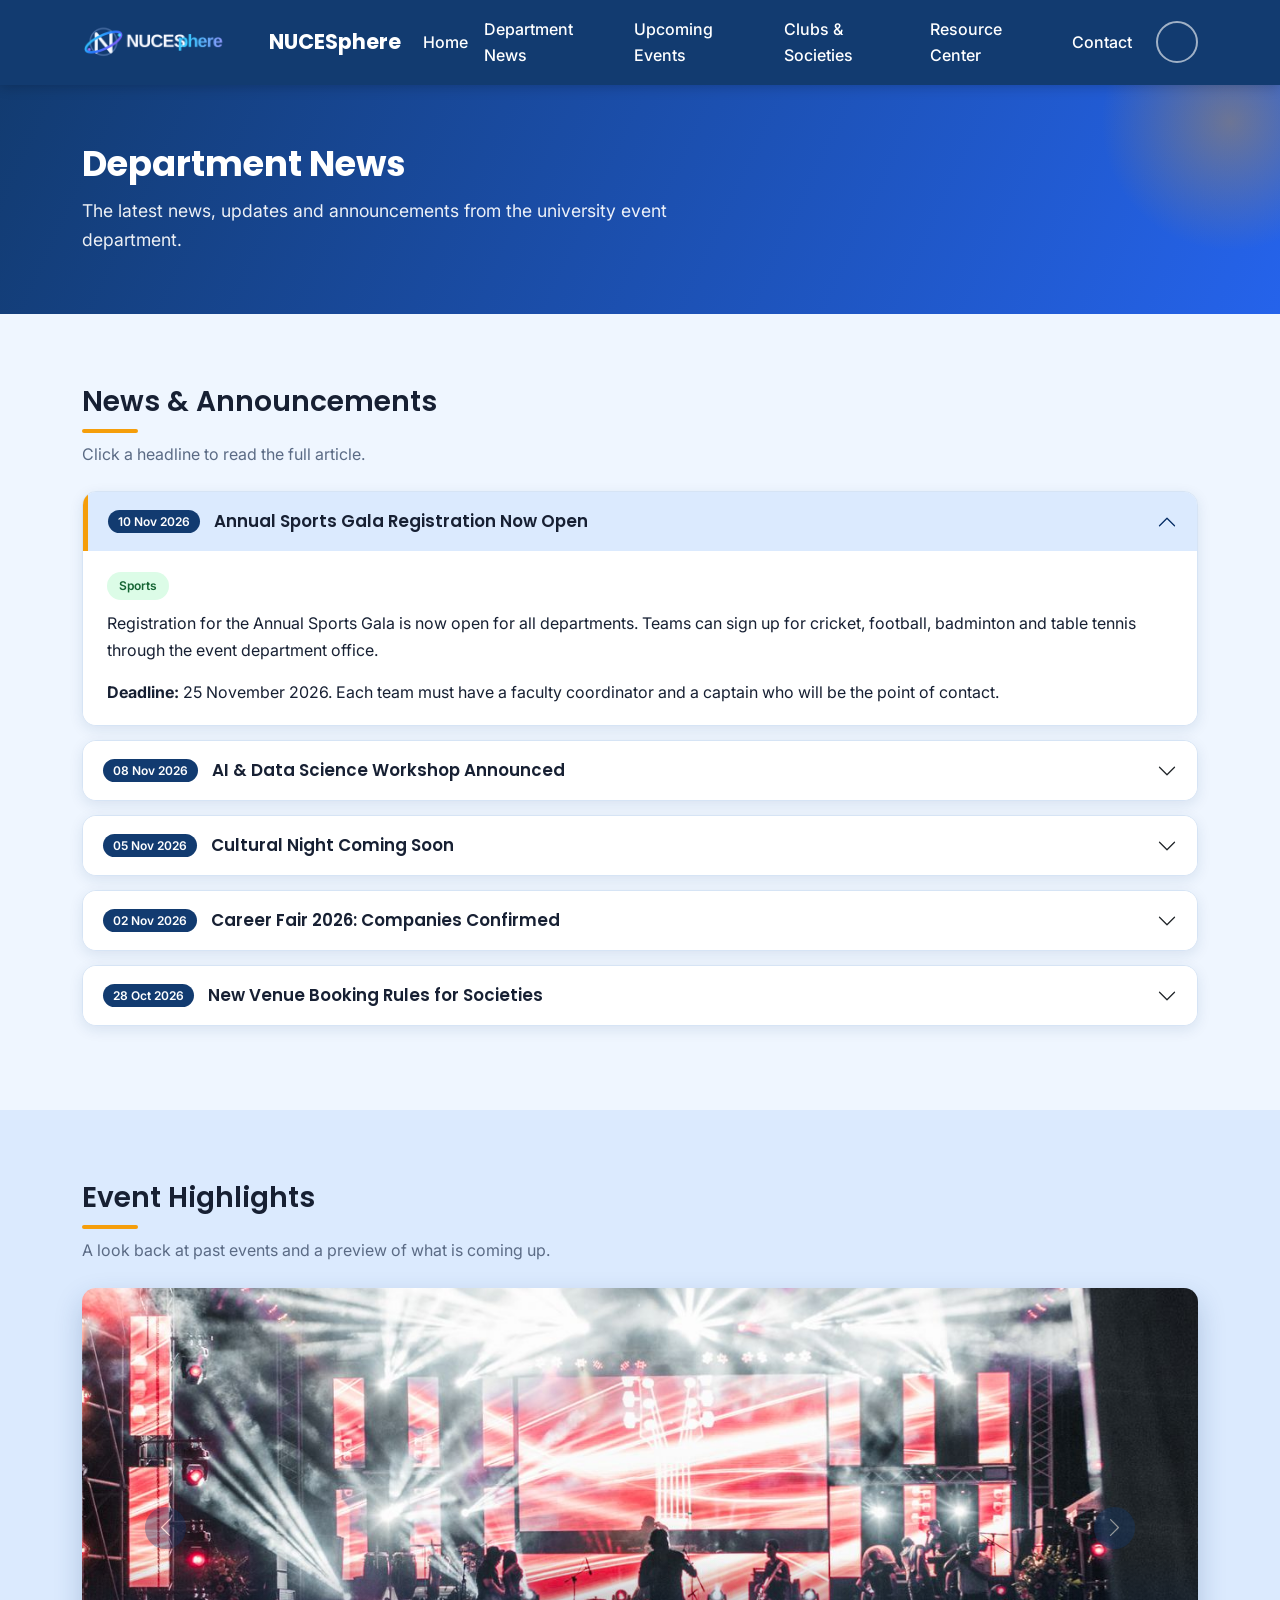
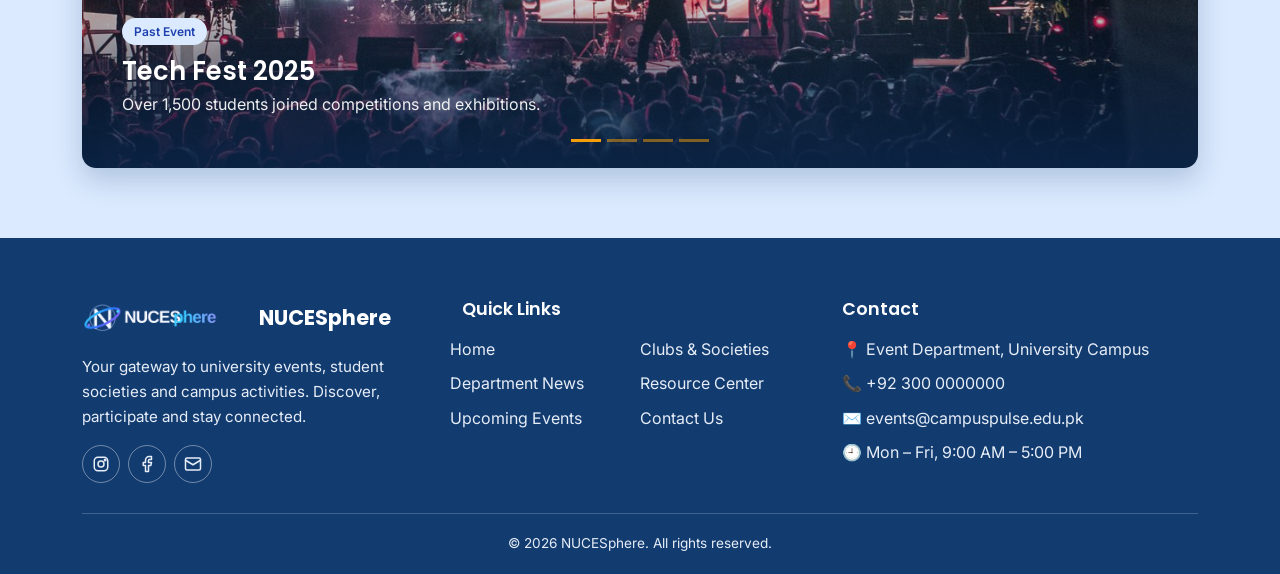
<file: news.html>
<!DOCTYPE html>
<html lang="en" data-theme="light">
<head>
  <meta charset="UTF-8">
  <meta name="viewport" content="width=device-width, initial-scale=1">
  <meta name="description" content="Latest news and announcements from the NUCESphere event department.">
  <link rel="icon" type="image/png" href="IMAGES/logo/nucesphere.png">

  <link href="https://cdn.jsdelivr.net/npm/bootstrap@5.3.3/dist/css/bootstrap.min.css" rel="stylesheet">
  <link rel="stylesheet" href="CSS/style.css">
  <link rel="stylesheet" href="CSS/responsive.css">
  <title>NUCESphere | Department News</title>

  <script>
    try {
      var t = localStorage.getItem('campus-pulse-theme');
      if (t === 'dark') document.documentElement.setAttribute('data-theme', 'dark');
    } catch (e) {}
  </script>

</head>

<body>

  <!-- ================= NAVBAR ================= -->
  <nav class="navbar navbar-expand-lg navbar-dark fixed-top site-navbar">
    <div class="container">
      <a class="navbar-brand" href="index.html">
        <img src="IMAGES/logo/nucesphere.png" alt="NUCESphere logo">
        <span>NUCESphere</span>
      </a>
      <button class="navbar-toggler" type="button" data-bs-toggle="collapse"
              data-bs-target="#mainNav" aria-controls="mainNav"
              aria-expanded="false" aria-label="Toggle navigation">
        <span class="navbar-toggler-icon"></span>
      </button>
      <div class="collapse navbar-collapse" id="mainNav">
        <ul class="navbar-nav ms-auto mb-2 mb-lg-0 align-items-lg-center">
          <li class="nav-item"><a class="nav-link" href="index.html">Home</a></li>
          <li class="nav-item"><a class="nav-link" href="news.html">Department News</a></li>
          <li class="nav-item"><a class="nav-link" href="events.html">Upcoming Events</a></li>
          <li class="nav-item"><a class="nav-link" href="clubs.html">Clubs &amp; Societies</a></li>
          <li class="nav-item"><a class="nav-link" href="resources.html">Resource Center</a></li>
          <li class="nav-item"><a class="nav-link" href="contact.html">Contact</a></li>
          <li class="nav-item ms-lg-3">
            <button class="theme-toggle" type="button" aria-label="Toggle theme"></button>
          </li>
        </ul>
      </div>
    </div>
  </nav>

  <!-- ================= MAIN ================= -->
  <main id="main-content">

    <!-- Page heading -->
    <header class="page-header">
      <div class="container">
        <h1 class="page-title anim-fade-up">Department News</h1>
        <p class="page-intro anim-fade-up delay-1">
          The latest news, updates and announcements from the university event department.
        </p>
      </div>
    </header>

    <!-- News accordion -->
    <section id="news-list">
      <div class="container">
        <h2 class="section-title reveal">News &amp; Announcements</h2>
        <p class="text-muted-cp reveal">Click a headline to read the full article.</p>

        <div class="accordion news-accordion mt-4 reveal" id="newsAccordion">

          <!-- Article 1 -->
          <div class="accordion-item">
            <h3 class="accordion-header">
              <button class="accordion-button" type="button" data-bs-toggle="collapse"
                      data-bs-target="#news1" aria-expanded="true" aria-controls="news1">
                <span class="news-date">10 Nov 2026</span>
                Annual Sports Gala Registration Now Open
              </button>
            </h3>
            <div id="news1" class="accordion-collapse collapse show" data-bs-parent="#newsAccordion">
              <div class="accordion-body">
                <span class="badge-cat cat-sports">Sports</span>
                <p>Registration for the Annual Sports Gala is now open for all departments. Teams can sign up for
                   cricket, football, badminton and table tennis through the event department office.</p>
                <p class="mb-0"><strong>Deadline:</strong> 25 November 2026. Each team must have a faculty
                   coordinator and a captain who will be the point of contact.</p>
              </div>
            </div>
          </div>

          <!-- Article 2 -->
          <div class="accordion-item">
            <h3 class="accordion-header">
              <button class="accordion-button collapsed" type="button" data-bs-toggle="collapse"
                      data-bs-target="#news2" aria-expanded="false" aria-controls="news2">
                <span class="news-date">08 Nov 2026</span>
                AI &amp; Data Science Workshop Announced
              </button>
            </h3>
            <div id="news2" class="accordion-collapse collapse" data-bs-parent="#newsAccordion">
              <div class="accordion-body">
                <span class="badge-cat cat-academic">Academic</span>
                <p>A one-day workshop on machine learning fundamentals will be held on 20 November. Industry
                   speakers will run live demos and a hands-on session.</p>
                <p class="mb-0"><strong>Seats:</strong> limited to 120 students. Register early through the
                   Contact page.</p>
              </div>
            </div>
          </div>

          <!-- Article 3 -->
          <div class="accordion-item">
            <h3 class="accordion-header">
              <button class="accordion-button collapsed" type="button" data-bs-toggle="collapse"
                      data-bs-target="#news3" aria-expanded="false" aria-controls="news3">
                <span class="news-date">05 Nov 2026</span>
                Cultural Night Coming Soon
              </button>
            </h3>
            <div id="news3" class="accordion-collapse collapse" data-bs-parent="#newsAccordion">
              <div class="accordion-body">
                <span class="badge-cat cat-cultural">Cultural</span>
                <p>Cultural Night returns on 28 November with music, dance, drama and food stalls representing
                   every region. Student societies are invited to apply for performance slots.</p>
                <p class="mb-0">Applications can be sent using the Event Proposal form on the Contact page.</p>
              </div>
            </div>
          </div>

          <!-- Article 4 -->
          <div class="accordion-item">
            <h3 class="accordion-header">
              <button class="accordion-button collapsed" type="button" data-bs-toggle="collapse"
                      data-bs-target="#news4" aria-expanded="false" aria-controls="news4">
                <span class="news-date">02 Nov 2026</span>
                Career Fair 2026: Companies Confirmed
              </button>
            </h3>
            <div id="news4" class="accordion-collapse collapse" data-bs-parent="#newsAccordion">
              <div class="accordion-body">
                <span class="badge-cat cat-career">Career</span>
                <p>More than 20 companies have confirmed participation in Career Fair 2026 on 10 December.
                   Students will be able to submit CVs, join mock interviews and attend career talks.</p>
                <p class="mb-0">Bring printed copies of your CV and your student ID card.</p>
              </div>
            </div>
          </div>

          <!-- Article 5 -->
          <div class="accordion-item">
            <h3 class="accordion-header">
              <button class="accordion-button collapsed" type="button" data-bs-toggle="collapse"
                      data-bs-target="#news5" aria-expanded="false" aria-controls="news5">
                <span class="news-date">28 Oct 2026</span>
                New Venue Booking Rules for Societies
              </button>
            </h3>
            <div id="news5" class="accordion-collapse collapse" data-bs-parent="#newsAccordion">
              <div class="accordion-body">
                <span class="badge-cat cat-academic">Notice</span>
                <p>Societies must now submit venue booking requests at least seven days before an event.
                   Requests will be approved in the order they are received.</p>
                <p class="mb-0">Full details are available in the Resource Center under Venue Booking.</p>
              </div>
            </div>
          </div>

        </div>
      </div>
    </section>

    <!-- Image carousel -->
    <section id="highlights" class="bg-sky-soft">
      <div class="container">
        <h2 class="section-title reveal">Event Highlights</h2>
        <p class="text-muted-cp reveal">A look back at past events and a preview of what is coming up.</p>

        <div id="eventCarousel" class="carousel slide carousel-cp mt-4 reveal"
             data-bs-ride="carousel" data-bs-interval="3500" data-bs-pause="hover">

          <div class="carousel-indicators">
            <button type="button" data-bs-target="#eventCarousel" data-bs-slide-to="0" class="active" aria-current="true" aria-label="Slide 1"></button>
            <button type="button" data-bs-target="#eventCarousel" data-bs-slide-to="1" aria-label="Slide 2"></button>
            <button type="button" data-bs-target="#eventCarousel" data-bs-slide-to="2" aria-label="Slide 3"></button>
            <button type="button" data-bs-target="#eventCarousel" data-bs-slide-to="3" aria-label="Slide 4"></button>
          </div>

          <div class="carousel-inner">
            <div class="carousel-item active">
              <img src="IMAGES/news/news-past-1.jpg" alt="Students at last year's Tech Fest">
              <div class="carousel-caption-cp">
                <span class="badge-cat cat-academic">Past Event</span>
                <h3>Tech Fest 2025</h3>
                <p>Over 1,500 students joined competitions and exhibitions.</p>
              </div>
            </div>
            <div class="carousel-item">
              <img src="IMAGES/news/news-past-2.jpg" alt="Cultural Night performance on stage">
              <div class="carousel-caption-cp">
                <span class="badge-cat cat-cultural">Past Event</span>
                <h3>Cultural Night 2025</h3>
                <p>An evening of music, dance and drama.</p>
              </div>
            </div>
            <div class="carousel-item">
              <img src="IMAGES/news/news-upcoming-1.jpg" alt="Sports Gala preview">
              <div class="carousel-caption-cp">
                <span class="badge-cat cat-sports">Upcoming</span>
                <h3>Annual Sports Gala</h3>
                <p>5 December 2026. Register your team now.</p>
              </div>
            </div>
            <div class="carousel-item">
              <img src="IMAGES/news/news-upcoming-2.jpg" alt="Career Fair preview">
              <div class="carousel-caption-cp">
                <span class="badge-cat cat-career">Upcoming</span>
                <h3>Career Fair 2026</h3>
                <p>10 December 2026 at the Main Auditorium.</p>
              </div>
            </div>
          </div>

          <button class="carousel-control-prev" type="button" data-bs-target="#eventCarousel" data-bs-slide="prev">
            <span class="carousel-control-prev-icon" aria-hidden="true"></span>
            <span class="visually-hidden">Previous</span>
          </button>
          <button class="carousel-control-next" type="button" data-bs-target="#eventCarousel" data-bs-slide="next">
            <span class="carousel-control-next-icon" aria-hidden="true"></span>
            <span class="visually-hidden">Next</span>
          </button>
        </div>
      </div>
    </section>

  </main>

  <!-- ================= FOOTER ================= -->
  <footer class="site-footer">
    <div class="container">
      <div class="row">

        <div class="col-lg-4 col-md-12">
          <a class="navbar-brand d-inline-flex align-items-center gap-2 mb-3" href="index.html"
             style="color:#fff; font-family:var(--font-heading); font-weight:700; font-size:1.3rem;">
            <img src="IMAGES/logo/nucesphere.png" alt="NUCESphere logo" style="height:40px;">
            NUCESphere
          </a>
          <p>Your gateway to university events, student societies and campus activities. Discover, participate and stay connected.</p>
          <div class="social-icons mt-3 d-flex flex-wrap">
            <a href="#" aria-label="Instagram">
              <svg width="18" height="18" viewBox="0 0 24 24" fill="none" stroke="currentColor" stroke-width="2" stroke-linecap="round" stroke-linejoin="round"><rect x="3" y="3" width="18" height="18" rx="5"/><circle cx="12" cy="12" r="4"/><circle cx="17.5" cy="6.5" r="1"/></svg>
            </a>
            <a href="#" aria-label="Facebook">
              <svg width="18" height="18" viewBox="0 0 24 24" fill="none" stroke="currentColor" stroke-width="2" stroke-linecap="round" stroke-linejoin="round"><path d="M18 2h-3a5 5 0 0 0-5 5v3H7v4h3v8h4v-8h3l1-4h-4V7a1 1 0 0 1 1-1h3z"/></svg>
            </a>
            <a href="mailto:events@campuspulse.edu.pk" aria-label="Email">
              <svg width="18" height="18" viewBox="0 0 24 24" fill="none" stroke="currentColor" stroke-width="2" stroke-linecap="round" stroke-linejoin="round"><rect x="2" y="4" width="20" height="16" rx="2"/><path d="m22 7-10 6L2 7"/></svg>
            </a>
          </div>
        </div>

        <div class="col-lg-4 col-md-6">
          <h5>Quick Links</h5>
          <div class="row">
            <ul class="footer-links col-6">
              <li><a href="index.html">Home</a></li>
              <li><a href="news.html">Department News</a></li>
              <li><a href="events.html">Upcoming Events</a></li>
            </ul>
            <ul class="footer-links col-6">
              <li><a href="clubs.html">Clubs &amp; Societies</a></li>
              <li><a href="resources.html">Resource Center</a></li>
              <li><a href="contact.html">Contact Us</a></li>
            </ul>
          </div>
        </div>

        <div class="col-lg-4 col-md-6">
          <h5>Contact</h5>
          <ul class="footer-links">
            <li>📍 Event Department, University Campus</li>
            <li>📞 +92 300 0000000</li>
            <li>✉️ <a href="mailto:events@campuspulse.edu.pk">events@campuspulse.edu.pk</a></li>
            <li>🕘 Mon – Fri, 9:00 AM – 5:00 PM</li>
          </ul>
        </div>

      </div>
      <div class="footer-bottom">&copy; 2026 NUCESphere. All rights reserved.</div>
    </div>
  </footer>

  <!-- Bootstrap 5 JS bundle (includes Popper) -->
  <script src="https://cdn.jsdelivr.net/npm/bootstrap@5.3.3/dist/js/bootstrap.bundle.min.js"></script>

  <!-- Our JS -->
  <script src="JS/main.js"></script>
</body>
</html>
</file>
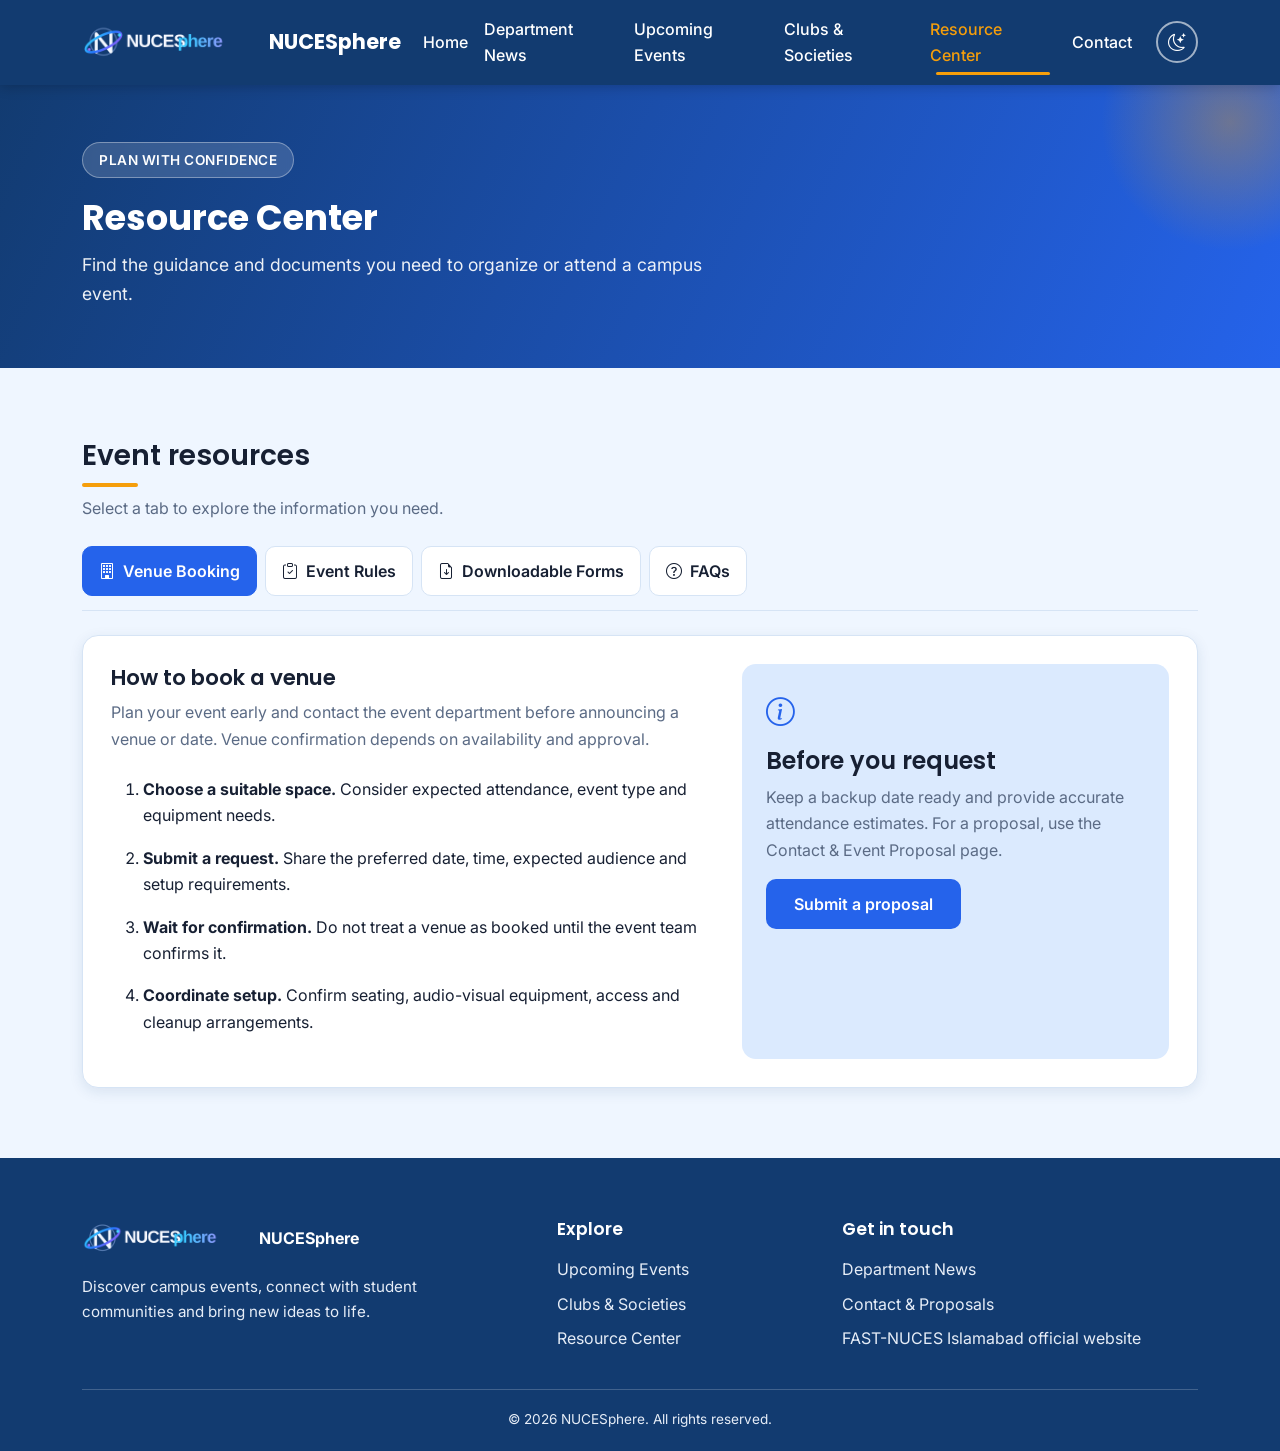
<file: resources.html>
<!DOCTYPE html>

<html data-theme="light" lang="en"><head><meta charset="utf-8"/><meta content="width=device-width, initial-scale=1" name="viewport"/><meta content="Helpful information, rules, booking guidance and forms for campus event organizers." name="description"/><link href="IMAGES/logo/nucesphere.png" rel="icon" type="image/png"/><link href="https://cdn.jsdelivr.net/npm/bootstrap@5.3.3/dist/css/bootstrap.min.css" rel="stylesheet"/><link href="https://cdn.jsdelivr.net/npm/bootstrap-icons@1.11.3/font/bootstrap-icons.min.css" rel="stylesheet"/><link href="CSS/style.css" rel="stylesheet"/><link href="CSS/responsive.css" rel="stylesheet"/><link href="CSS/pages-3-6.css" rel="stylesheet"/><title>NUCESphere | Resource Center</title><script>try{var t=localStorage.getItem('campus-pulse-theme');if(t==='dark')document.documentElement.setAttribute('data-theme','dark');}catch(e){}</script></head><body><nav class="navbar navbar-expand-lg navbar-dark fixed-top site-navbar"><div class="container">
<a class="navbar-brand" href="index.html"><img alt="NUCESphere logo" src="IMAGES/logo/nucesphere.png"/><span>NUCESphere</span></a>
<button aria-controls="mainNav" aria-expanded="false" aria-label="Toggle navigation" class="navbar-toggler" data-bs-target="#mainNav" data-bs-toggle="collapse" type="button"><span class="navbar-toggler-icon"></span></button>
<div class="collapse navbar-collapse" id="mainNav"><ul class="navbar-nav ms-auto mb-2 mb-lg-0 align-items-lg-center"><li class="nav-item"><a class="nav-link" href="index.html">Home</a></li><li class="nav-item"><a class="nav-link" href="news.html">Department News</a></li><li class="nav-item"><a class="nav-link" href="events.html">Upcoming Events</a></li><li class="nav-item"><a class="nav-link" href="clubs.html">Clubs &amp; Societies</a></li><li class="nav-item"><a aria-current="page" class="nav-link active" href="resources.html">Resource Center</a></li><li class="nav-item"><a class="nav-link" href="contact.html">Contact</a></li><li class="nav-item ms-lg-3"><button aria-label="Toggle theme" class="theme-toggle" type="button"><i class="bi bi-moon-stars"></i></button></li></ul></div></div></nav><main id="main-content"><header class="page-header"><div class="container"><span class="hero-badge">PLAN WITH CONFIDENCE</span><h1 class="page-title anim-fade-up">Resource Center</h1><p class="page-intro anim-fade-up delay-1">Find the guidance and documents you need to organize or attend a campus event.</p></div></header><section><div class="container"><div class="mb-4"><h2 class="section-title">Event resources</h2><p class="text-muted-cp">Select a tab to explore the information you need.</p></div><ul class="nav nav-pills resource-tabs mb-4" id="resourceTabs" role="tablist"><li class="nav-item" role="presentation"><button aria-controls="venue" aria-selected="true" class="nav-link active" data-bs-target="#venue" data-bs-toggle="tab" id="venue-tab" role="tab" type="button"><i class="bi bi-building me-2"></i>Venue Booking</button></li><li class="nav-item" role="presentation"><button aria-controls="rules" aria-selected="false" class="nav-link" data-bs-target="#rules" data-bs-toggle="tab" id="rules-tab" role="tab" type="button"><i class="bi bi-clipboard-check me-2"></i>Event Rules</button></li><li class="nav-item" role="presentation"><button aria-controls="forms" aria-selected="false" class="nav-link" data-bs-target="#forms" data-bs-toggle="tab" id="forms-tab" role="tab" type="button"><i class="bi bi-file-earmark-arrow-down me-2"></i>Downloadable Forms</button></li><li class="nav-item" role="presentation"><button aria-controls="faqs" aria-selected="false" class="nav-link" data-bs-target="#faqs" data-bs-toggle="tab" id="faqs-tab" role="tab" type="button"><i class="bi bi-question-circle me-2"></i>FAQs</button></li></ul><div class="tab-content resource-panel" id="resourceTabsContent"><div aria-labelledby="venue-tab" class="tab-pane fade show active" id="venue" role="tabpanel" tabindex="0"><div class="row g-4"><div class="col-lg-7"><h3>How to book a venue</h3><p>Plan your event early and contact the event department before announcing a venue or date. Venue confirmation depends on availability and approval.</p><ol class="resource-steps"><li><strong>Choose a suitable space.</strong> Consider expected attendance, event type and equipment needs.</li><li><strong>Submit a request.</strong> Share the preferred date, time, expected audience and setup requirements.</li><li><strong>Wait for confirmation.</strong> Do not treat a venue as booked until the event team confirms it.</li><li><strong>Coordinate setup.</strong> Confirm seating, audio-visual equipment, access and cleanup arrangements.</li></ol></div><div class="col-lg-5"><div class="resource-note"><i class="bi bi-info-circle"></i><h4>Before you request</h4><p class="mb-0">Keep a backup date ready and provide accurate attendance estimates. For a proposal, use the Contact &amp; Event Proposal page.</p><a class="btn btn-cp btn-cp-primary mt-3" href="contact.html">Submit a proposal</a></div></div></div></div><div aria-labelledby="rules-tab" class="tab-pane fade" id="rules" role="tabpanel" tabindex="0"><h3>Event guidelines</h3><p>These general guidelines help keep campus activities organized and safe. Follow any additional instructions issued by the university or event department.</p><div class="row g-3"><div class="col-md-6"><div class="rule-card"><i class="bi bi-check2-circle"></i><div><h4>Approval first</h4><p>Obtain the required approval before advertising, inviting external guests or making bookings.</p></div></div></div><div class="col-md-6"><div class="rule-card"><i class="bi bi-people"></i><div><h4>Respect campus community</h4><p>Keep activities inclusive, respectful and suitable for the university environment.</p></div></div></div><div class="col-md-6"><div class="rule-card"><i class="bi bi-shield-check"></i><div><h4>Safety and supervision</h4><p>Plan crowd management, emergency access and responsible supervision for participants.</p></div></div></div><div class="col-md-6"><div class="rule-card"><i class="bi bi-trash3"></i><div><h4>Leave the venue clean</h4><p>Protect university property and arrange proper cleanup after the event.</p></div></div></div></div></div><div aria-labelledby="forms-tab" class="tab-pane fade" id="forms" role="tabpanel" tabindex="0"><h3>Forms and templates</h3><p>Download these simple templates to prepare your event information. Complete them and follow the university's official submission process.</p><div class="download-list"><div class="download-item"><div><i class="bi bi-file-earmark-text"></i><span><strong>Event proposal template</strong><small>Basic details, purpose, schedule and organizer information</small></span></div><a class="btn btn-cp btn-cp-secondary" download="" href="downloads/event-proposal-template.txt">Download <i class="bi bi-download ms-1"></i></a></div><div class="download-item"><div><i class="bi bi-file-earmark-text"></i><span><strong>Venue booking checklist</strong><small>Checklist for space, equipment and setup requirements</small></span></div><a class="btn btn-cp btn-cp-secondary" download="" href="downloads/venue-booking-checklist.txt">Download <i class="bi bi-download ms-1"></i></a></div></div></div><div aria-labelledby="faqs-tab" class="tab-pane fade" id="faqs" role="tabpanel" tabindex="0"><h3>Frequently asked questions</h3><div class="accordion news-accordion mt-3" id="resourceFaq"><div class="accordion-item"><h4 class="accordion-header"><button aria-controls="faq1" aria-expanded="true" class="accordion-button" data-bs-target="#faq1" data-bs-toggle="collapse" type="button">How early should I submit an event proposal?</button></h4><div class="accordion-collapse collapse show" data-bs-parent="#resourceFaq" id="faq1"><div class="accordion-body">Submit your idea as early as possible so the event team has time to review the plan, venue and schedule.</div></div></div><div class="accordion-item"><h4 class="accordion-header"><button aria-controls="faq2" aria-expanded="false" class="accordion-button collapsed" data-bs-target="#faq2" data-bs-toggle="collapse" type="button">Can I announce an event before approval?</button></h4><div class="accordion-collapse collapse" data-bs-parent="#resourceFaq" id="faq2"><div class="accordion-body">Wait for confirmation before publishing an official announcement or inviting participants.</div></div></div><div class="accordion-item"><h4 class="accordion-header"><button aria-controls="faq3" aria-expanded="false" class="accordion-button collapsed" data-bs-target="#faq3" data-bs-toggle="collapse" type="button">How can I ask a question about a booking?</button></h4><div class="accordion-collapse collapse" data-bs-parent="#resourceFaq" id="faq3"><div class="accordion-body">Use the Contact page or email the event department at the official FAST-NUCES Islamabad website.</div></div></div></div></div></div></div></section></main><footer class="site-footer"><div class="container"><div class="row g-4"><div class="col-md-5"><a class="navbar-brand d-inline-flex align-items-center mb-3" href="index.html"><img alt="NUCESphere logo" src="IMAGES/logo/nucesphere.png" style="height:40px;width:auto"/><span class="ms-2 text-white fw-bold">NUCESphere</span></a><p>Discover campus events, connect with student communities and bring new ideas to life.</p></div><div class="col-6 col-md-3"><h5>Explore</h5><ul class="footer-links"><li><a href="events.html">Upcoming Events</a></li><li><a href="clubs.html">Clubs &amp; Societies</a></li><li><a href="resources.html">Resource Center</a></li></ul></div><div class="col-6 col-md-4"><h5>Get in touch</h5><ul class="footer-links"><li><a href="news.html">Department News</a></li><li><a href="contact.html">Contact &amp; Proposals</a></li><li><a href="https://isb.nu.edu.pk/">FAST-NUCES Islamabad official website</a></li></ul></div></div><div class="footer-bottom">© 2026 NUCESphere. All rights reserved.</div></div></footer><script src="https://cdn.jsdelivr.net/npm/bootstrap@5.3.3/dist/js/bootstrap.bundle.min.js"></script><script src="JS/main.js"></script></body></html>
</file>
<file: CSS/style.css>
/* ==========================================================
   Campus Pulse – style.css (shared by all pages)
   1. Variables  2. Themes  3. Base  4. Typography
   5. Navbar  6. Buttons  7. Cards & Categories
   8. Footer  9. Animations  10. Utilities
   ========================================================== */

@import url('https://fonts.googleapis.com/css2?family=Inter:wght@400;500;600&family=Poppins:wght@500;600;700&display=swap');

/* ---------- 1. CSS VARIABLES (Light theme = default) ---------- */
:root {
  /* Brand */
  --royal: #123B70;
  --blue: #2563EB;
  --blue-hover: #1D4ED8;
  --sky: #93C5FD;
  --accent: #F59E0B;
  --accent-hover: #D97706;

  /* Surfaces & text */
  --bg: #EFF6FF;
  --card-bg: #FFFFFF;
  --text: #172033;
  --text-muted: #5B6B85;
  --border: #D6E4F5;
  --link: #2563EB;
  --sky-soft: #DBEAFE;

  /* Navbar / footer */
  --nav-bg: #123B70;
  --nav-text: #FFFFFF;
  --footer-bg: #123B70;
  --footer-text: #E6EDF7;

  /* Category colours */
  --cat-academic-bg: #DBEAFE;  --cat-academic-text: #1E40AF;
  --cat-cultural-bg: #EDE9FE;  --cat-cultural-text: #5B21B6;
  --cat-sports-bg:   #DCFCE7;  --cat-sports-text:   #166534;
  --cat-career-bg:   #FEF3C7;  --cat-career-text:   #92400E;

  /* Fonts */
  --font-heading: 'Poppins', sans-serif;
  --font-body: 'Inter', sans-serif;

  /* Shape & motion */
  --radius: 14px;
  --shadow: 0 4px 14px rgba(18, 59, 112, 0.10);
  --shadow-hover: 0 12px 28px rgba(18, 59, 112, 0.22);
  --transition: 0.3s ease;
  --nav-height: 72px;
}

/* ---------- 2. DARK THEME ---------- */
[data-theme="dark"] {
  --bg: #0B1220;
  --card-bg: #111C33;
  --text: #E6EDF7;
  --text-muted: #9FB0CC;
  --border: #22314F;
  --link: #60A5FA;
  --blue: #3B82F6;
  --blue-hover: #2563EB;
  --sky: #1E3A6E;
  --sky-soft: #1E3A6E;

  --nav-bg: #0A2447;
  --footer-bg: #0A2447;

  --cat-academic-bg: #1E3A8A;  --cat-academic-text: #BFDBFE;
  --cat-cultural-bg: #4C1D95;  --cat-cultural-text: #DDD6FE;
  --cat-sports-bg:   #14532D;  --cat-sports-text:   #BBF7D0;
  --cat-career-bg:   #78350F;  --cat-career-text:   #FDE68A;

  --shadow: 0 4px 14px rgba(0, 0, 0, 0.45);
  --shadow-hover: 0 12px 28px rgba(0, 0, 0, 0.6);
}

/* ---------- 3. BASE / BODY ---------- */
html { scroll-behavior: smooth; }

body {
  font-family: var(--font-body);
  font-size: 16px;
  line-height: 1.65;
  color: var(--text);
  background-color: var(--bg);
  padding-top: var(--nav-height);          /* space for fixed navbar */
  transition: background-color var(--transition), color var(--transition);
}

img { max-width: 100%; height: auto; }

a {
  color: var(--link);
  text-decoration: none;
  transition: color var(--transition);
}
a:hover { color: var(--accent); }

section { padding: 70px 0; }

/* ---------- 4. HEADINGS / TYPOGRAPHY ---------- */
h1, h2, h3, h4, h5, h6 {
  font-family: var(--font-heading);
  font-weight: 600;
  color: var(--text);
  line-height: 1.25;
}
.hero-title    { font-size: 3rem;   font-weight: 700; }   /* 48px */
.page-title    { font-size: 2.2rem; font-weight: 700; }   /* ~35px */
.section-title { font-size: 1.75rem; margin-bottom: 8px; }
.card-title-cp { font-size: 1.25rem; }
p              { font-size: 1rem; color: var(--text); }
.text-muted-cp { color: var(--text-muted) !important; }
.small-label   { font-size: 0.8rem; color: var(--text-muted); }

.section-title::after {
  content: "";
  display: block;
  width: 56px;
  height: 4px;
  margin-top: 10px;
  border-radius: 4px;
  background: var(--accent);
}
.section-title.text-center::after { margin-left: auto; margin-right: auto; }

/* ---------- 5. NAVBAR ---------- */
.site-navbar {
  background-color: var(--nav-bg);
  min-height: var(--nav-height);
  box-shadow: 0 2px 12px rgba(0, 0, 0, 0.2);
  transition: background-color var(--transition);
}
.site-navbar .navbar-brand {
  display: flex;
  align-items: center;
  gap: 10px;
  font-family: var(--font-heading);
  font-weight: 700;
  font-size: 1.3rem;
  color: var(--nav-text);
}
.site-navbar .navbar-brand img { height: 42px; width: auto; }

.site-navbar .nav-link {
  position: relative;
  color: var(--nav-text);
  font-weight: 500;
  padding: 8px 14px;
  transition: color var(--transition);
}
.site-navbar .nav-link::after {            /* animated underline */
  content: "";
  position: absolute;
  left: 14px; right: 14px; bottom: 2px;
  height: 3px;
  border-radius: 3px;
  background: var(--accent);
  transform: scaleX(0);
  transform-origin: left;
  transition: transform var(--transition);
}
.site-navbar .nav-link:hover,
.site-navbar .nav-link.active { color: var(--accent); }
.site-navbar .nav-link:hover::after,
.site-navbar .nav-link.active::after { transform: scaleX(1); }

.site-navbar .navbar-toggler { border-color: rgba(255, 255, 255, 0.5); }

/* Theme toggle button */
.theme-toggle {
  width: 42px; height: 42px;
  display: inline-flex; align-items: center; justify-content: center;
  border: 2px solid rgba(255, 255, 255, 0.6);
  border-radius: 50%;
  background: transparent;
  color: var(--nav-text);
  font-size: 1.1rem;
  cursor: pointer;
  transition: transform var(--transition), background-color var(--transition), color var(--transition);
}
.theme-toggle:hover {
  background: var(--accent);
  border-color: var(--accent);
  color: #172033;
  transform: rotate(20deg) scale(1.08);
}

/* ---------- 6. BUTTONS ---------- */
.btn-cp {
  display: inline-block;
  font-family: var(--font-body);
  font-weight: 600;
  padding: 11px 26px;
  border-radius: 10px;
  border: 2px solid transparent;
  cursor: pointer;
  transition: transform var(--transition), background-color var(--transition),
              color var(--transition), box-shadow var(--transition), border-color var(--transition);
}
.btn-cp:hover { transform: translateY(-3px); box-shadow: var(--shadow-hover); }
.btn-cp:active { transform: translateY(0); }

.btn-cp-primary { background: var(--blue); color: #fff; }
.btn-cp-primary:hover { background: var(--blue-hover); color: #fff; }

.btn-cp-secondary { background: transparent; color: var(--link); border-color: var(--link); }
.btn-cp-secondary:hover { background: var(--link); color: #fff; }

.btn-cp-accent { background: var(--accent); color: #172033; }
.btn-cp-accent:hover { background: var(--accent-hover); color: #172033; }

/* ---------- 7. CARDS & CATEGORY BADGES ---------- */
.card-cp {
  background: var(--card-bg);
  border: 1px solid var(--border);
  border-radius: var(--radius);
  overflow: hidden;
  box-shadow: var(--shadow);
  height: 100%;
  transition: transform var(--transition), box-shadow var(--transition),
              background-color var(--transition), border-color var(--transition);
}
.card-cp:hover { transform: translateY(-8px); box-shadow: var(--shadow-hover); }

.card-cp .card-img-wrap { overflow: hidden; aspect-ratio: 16 / 9; }
.card-cp .card-img-wrap img {
  width: 100%; height: 100%;
  object-fit: cover;
  transition: transform 0.5s ease;
}
.card-cp:hover .card-img-wrap img { transform: scale(1.08); }
.card-cp .card-body-cp { padding: 20px; }

.badge-cat {
  display: inline-block;
  font-size: 0.75rem;
  font-weight: 600;
  padding: 4px 12px;
  border-radius: 50px;
  margin-bottom: 10px;
}
.cat-academic { background: var(--cat-academic-bg); color: var(--cat-academic-text); }
.cat-cultural { background: var(--cat-cultural-bg); color: var(--cat-cultural-text); }
.cat-sports   { background: var(--cat-sports-bg);   color: var(--cat-sports-text); }
.cat-career   { background: var(--cat-career-bg);   color: var(--cat-career-text); }

.card-cp.academic { border-top: 4px solid var(--cat-academic-text); }
.card-cp.cultural { border-top: 4px solid var(--cat-cultural-text); }
.card-cp.sports   { border-top: 4px solid var(--cat-sports-text); }
.card-cp.career   { border-top: 4px solid var(--cat-career-text); }

/* ---------- 8. FOOTER ---------- */
.site-footer {
  background-color: var(--footer-bg);
  color: var(--footer-text);
  padding: 60px 0 20px;
  transition: background-color var(--transition);
}
.site-footer h5 { color: #fff; font-size: 1.1rem; margin-bottom: 16px; }
.site-footer p  { color: var(--footer-text); font-size: 0.95rem; }
.site-footer a  { color: var(--footer-text); transition: color var(--transition), padding-left var(--transition); }
.site-footer a:hover { color: var(--accent); }
.site-footer .footer-links { list-style: none; padding: 0; margin: 0; }
.site-footer .footer-links li { margin-bottom: 8px; }
.site-footer .footer-links a:hover { padding-left: 6px; }

.site-footer .social-icons a {
  display: inline-flex; align-items: center; justify-content: center;
  width: 38px; height: 38px;
  margin-right: 8px;
  border-radius: 50%;
  border: 1px solid rgba(255, 255, 255, 0.4);
  transition: transform var(--transition), background-color var(--transition);
}
.site-footer .social-icons a:hover {
  background: var(--accent);
  color: #172033;
  transform: translateY(-4px);
}
.footer-bottom {
  border-top: 1px solid rgba(255, 255, 255, 0.2);
  margin-top: 30px;
  padding-top: 18px;
  font-size: 0.85rem;
  text-align: center;
}

/* ---------- 9. ANIMATIONS ---------- */
@keyframes fadeInUp {
  from { opacity: 0; transform: translateY(30px); }
  to   { opacity: 1; transform: translateY(0); }
}
@keyframes fadeIn {
  from { opacity: 0; }
  to   { opacity: 1; }
}
@keyframes slideInLeft {
  from { opacity: 0; transform: translateX(-40px); }
  to   { opacity: 1; transform: translateX(0); }
}
@keyframes pulseGlow {
  0%, 100% { box-shadow: 0 0 0 0 rgba(245, 158, 11, 0.5); }
  50%      { box-shadow: 0 0 0 14px rgba(245, 158, 11, 0); }
}
@keyframes floatY {
  0%, 100% { transform: translateY(0); }
  50%      { transform: translateY(-10px); }
}

.anim-fade-up   { animation: fadeInUp 0.8s ease both; }
.anim-fade-in   { animation: fadeIn 1s ease both; }
.anim-slide-left{ animation: slideInLeft 0.8s ease both; }
.anim-pulse     { animation: pulseGlow 2s infinite; }
.anim-float     { animation: floatY 3.5s ease-in-out infinite; }

.delay-1 { animation-delay: 0.15s; }
.delay-2 { animation-delay: 0.3s; }
.delay-3 { animation-delay: 0.45s; }
.delay-4 { animation-delay: 0.6s; }

/* Scroll reveal (class toggled from main.js) */
.reveal { opacity: 0; transform: translateY(30px); transition: opacity 0.7s ease, transform 0.7s ease; }
.reveal.visible { opacity: 1; transform: translateY(0); }

/* ---------- 10. UTILITIES ---------- */
.bg-sky-soft { background-color: var(--sky-soft); }
.bg-card-cp  { background-color: var(--card-bg); }

/* ---------- HERO SECTION ---------- */
.hero-section {
  position: relative;
  display: flex;
  align-items: center;
  min-height: calc(100vh - var(--nav-height));
  padding: 80px 0;
  color: #fff;
  background:
    linear-gradient(115deg, rgba(18, 59, 112, 0.92) 0%, rgba(37, 99, 235, 0.65) 100%),
    url('../IMAGES/hero/hero.jpg') center / cover no-repeat;
  overflow: hidden;
}
/* soft decorative glow */
.hero-section::after {
  content: "";
  position: absolute;
  right: -120px; bottom: -120px;
  width: 380px; height: 380px;
  border-radius: 50%;
  background: radial-gradient(circle, rgba(245, 158, 11, 0.35), transparent 70%);
  animation: floatY 5s ease-in-out infinite;
  pointer-events: none;
}
.hero-section .container { position: relative; z-index: 1; }

.hero-section .hero-title { color: #fff; margin-bottom: 18px; }
.hero-section .text-accent { color: var(--accent); }

.hero-badge {
  display: inline-block;
  padding: 6px 16px;
  margin-bottom: 18px;
  font-size: 0.85rem;
  font-weight: 600;
  letter-spacing: 0.5px;
  color: #fff;
  background: rgba(255, 255, 255, 0.15);
  border: 1px solid rgba(255, 255, 255, 0.35);
  border-radius: 50px;
  backdrop-filter: blur(4px);
}

.hero-text {
  max-width: 600px;
  margin-bottom: 30px;
  font-size: 1.15rem;
  color: rgba(255, 255, 255, 0.92);
}

.btn-cp-outline-light {
  background: transparent;
  color: #fff;
  border-color: #fff;
}
.btn-cp-outline-light:hover {
  background: #fff;
  color: var(--royal);
}

/* ---------- FEATURED EVENT ---------- */
.featured-card {
  background: var(--card-bg);
  border: 1px solid var(--border);
  border-radius: var(--radius);
  box-shadow: var(--shadow);
  overflow: hidden;
  transition: box-shadow var(--transition), background-color var(--transition);
}
.featured-card:hover { box-shadow: var(--shadow-hover); }

.featured-img { position: relative; height: 100%; min-height: 280px; overflow: hidden; }
.featured-img img {
  position: absolute; inset: 0;
  width: 100%; height: 100%;
  object-fit: cover;
  transition: transform 0.6s ease;
}
.featured-card:hover .featured-img img { transform: scale(1.06); }

.featured-tag {
  position: absolute; top: 16px; left: 16px;
  padding: 6px 14px;
  font-size: 0.8rem; font-weight: 700;
  color: #172033;
  background: var(--accent);
  border-radius: 50px;
}

.featured-body { padding: 32px; }

.event-meta { list-style: none; padding: 0; margin: 0 0 16px; }
.event-meta li { margin-bottom: 6px; color: var(--text); }

/* ---------- COUNTDOWN ---------- */
.countdown { display: flex; flex-wrap: wrap; gap: 12px; margin-top: 18px; }
.countdown-box {
  min-width: 78px;
  padding: 12px 10px;
  text-align: center;
  color: #fff;
  background: var(--royal);
  border-radius: 12px;
  box-shadow: var(--shadow);
  transition: transform var(--transition);
}
.countdown-box:hover { transform: translateY(-4px); }
.countdown-box span {
  display: block;
  font-family: var(--font-heading);
  font-size: 1.7rem;
  font-weight: 700;
  line-height: 1.1;
  color: var(--accent);
}
.countdown-box small { font-size: 0.75rem; text-transform: uppercase; letter-spacing: 1px; }

[data-theme="dark"] .countdown-box { background: #1E3A6E; }

/* ---------- COUNTDOWN EXTRAS ---------- */
@keyframes tick {
  0%   { transform: translateY(-6px); opacity: 0.4; }
  100% { transform: translateY(0);    opacity: 1; }
}
.countdown-box span.tick { animation: tick 0.3s ease; }

.countdown-done {
  padding: 12px 18px;
  font-weight: 600;
  color: #172033;
  background: var(--accent);
  border-radius: 10px;
}

/* ---------- ANNOUNCEMENTS ---------- */
.announcement {
  display: flex;
  align-items: stretch;
  gap: 20px;
  padding: 20px;
  background: var(--card-bg);
  border: 1px solid var(--border);
  border-left: 5px solid var(--accent);
  border-radius: var(--radius);
  box-shadow: var(--shadow);
  transition: transform var(--transition), box-shadow var(--transition),
              background-color var(--transition), border-color var(--transition);
}
.announcement:hover {
  transform: translateX(8px);
  box-shadow: var(--shadow-hover);
  border-left-color: var(--blue);
}

.announcement-date {
  flex: 0 0 82px;
  display: flex;
  flex-direction: column;
  align-items: center;
  justify-content: center;
  padding: 10px 6px;
  text-align: center;
  color: #fff;
  background: var(--royal);
  border-radius: 12px;
}
.announcement-date span {
  font-family: var(--font-heading);
  font-size: 1.8rem;
  font-weight: 700;
  line-height: 1;
  color: var(--accent);
}
.announcement-date small { font-size: 0.72rem; margin-top: 4px; }
[data-theme="dark"] .announcement-date { background: #1E3A6E; }

.announcement-title { font-size: 1.2rem; margin-bottom: 6px; }

.announcement-link {
  font-weight: 600;
  font-size: 0.95rem;
  color: var(--link);
}
.announcement-link:hover { color: var(--accent); letter-spacing: 0.3px; }

/* ---------- PAGE HEADER (inner pages) ---------- */
.page-header {
  padding: 70px 0 60px;
  color: #fff;
  background: linear-gradient(115deg, var(--royal) 0%, #2563EB 100%);
  position: relative;
  overflow: hidden;
}
.page-header::after {
  content: "";
  position: absolute;
  right: -80px; top: -80px;
  width: 260px; height: 260px;
  border-radius: 50%;
  background: radial-gradient(circle, rgba(245, 158, 11, 0.35), transparent 70%);
}
.page-header .container { position: relative; z-index: 1; }
.page-header .page-title { color: #fff; margin-bottom: 10px; }
.page-intro { max-width: 620px; margin: 0; font-size: 1.1rem; color: rgba(255, 255, 255, 0.92); }

/* ---------- NEWS ACCORDION ---------- */
.news-accordion {
  --bs-accordion-bg: var(--card-bg);
  --bs-accordion-color: var(--text);
  --bs-accordion-border-color: var(--border);
  --bs-accordion-btn-color: var(--text);
  --bs-accordion-btn-bg: var(--card-bg);
  --bs-accordion-active-color: var(--text);
  --bs-accordion-active-bg: var(--sky-soft);
  --bs-accordion-btn-focus-box-shadow: 0 0 0 0.2rem rgba(37, 99, 235, 0.25);
}
.news-accordion .accordion-item {
  margin-bottom: 14px;
  border: 1px solid var(--border);
  border-radius: var(--radius) !important;
  overflow: hidden;
  box-shadow: var(--shadow);
  transition: box-shadow var(--transition), transform var(--transition);
}
.news-accordion .accordion-item:hover { box-shadow: var(--shadow-hover); transform: translateY(-2px); }
.news-accordion .accordion-button {
  gap: 14px;
  font-family: var(--font-heading);
  font-weight: 600;
  font-size: 1.05rem;
  padding: 18px 20px;
  transition: background-color var(--transition);
}
.news-accordion .accordion-button:not(.collapsed) { box-shadow: none; border-left: 5px solid var(--accent); }
.news-accordion .accordion-body { padding: 20px 24px; background: var(--card-bg); color: var(--text); }
.news-accordion .accordion-body p { color: var(--text); }
[data-theme="dark"] .news-accordion .accordion-button::after { filter: invert(1) brightness(1.6); }

.news-date {
  flex: 0 0 auto;
  padding: 4px 10px;
  font-family: var(--font-body);
  font-size: 0.75rem;
  font-weight: 600;
  color: #fff;
  background: var(--royal);
  border-radius: 50px;
}
[data-theme="dark"] .news-date { background: #1E3A6E; }

/* ---------- CAROUSEL ---------- */
.carousel-cp {
  border-radius: var(--radius);
  overflow: hidden;
  box-shadow: var(--shadow-hover);
}
.carousel-cp .carousel-item img {
  width: 100%;
  height: 480px;
  object-fit: cover;
}
.carousel-caption-cp {
  position: absolute;
  left: 0; right: 0; bottom: 0;
  padding: 60px 40px 50px;
  color: #fff;
  background: linear-gradient(to top, rgba(10, 36, 71, 0.92), transparent);
}
.carousel-caption-cp h3 { color: #fff; font-size: 1.6rem; margin-bottom: 4px; }
.carousel-caption-cp p  { color: rgba(255, 255, 255, 0.92); margin: 0; }
.carousel-cp .carousel-control-prev-icon,
.carousel-cp .carousel-control-next-icon {
  width: 2.6rem; height: 2.6rem;
  background-color: rgba(18, 59, 112, 0.7);
  background-size: 50%;
  border-radius: 50%;
}
.carousel-cp .carousel-indicators [data-bs-target] { background-color: var(--accent); }

/* Respect users who prefer less motion */
@media (prefers-reduced-motion: reduce) {
  *, *::before, *::after {
    animation-duration: 0.01ms !important;
    animation-iteration-count: 1 !important;
    transition-duration: 0.01ms !important;
  }
}
</file>
<file: CSS/pages-3-6.css>
/* Campus Pulse additions for Pages 3–6. Original shared styles remain unchanged. */
.event-card .card-img-wrap{position:relative;aspect-ratio:16/10}.event-card .card-img-wrap img{width:100%;height:100%;object-fit:cover}.event-date{position:absolute;top:14px;left:14px;display:flex;flex-direction:column;align-items:center;justify-content:center;min-width:58px;padding:7px 10px;background:#fff;color:#123B70;border-radius:10px;box-shadow:0 4px 14px rgba(0,0,0,.15)}.event-date strong{font-size:1.45rem;line-height:1.1}.event-date small{font-size:.7rem;font-weight:700;letter-spacing:.08em}.event-meta{list-style:none;padding:0;margin:0 0 16px;color:var(--text-muted);font-size:.9rem}.event-meta li{margin-bottom:5px}.event-count-box{display:flex;align-items:center;gap:12px;padding:10px 18px;border:1px solid var(--border);border-radius:12px;background:var(--card-bg)}.event-count-box strong{font-size:1.8rem;color:var(--blue)}.event-count-box span{font-size:.85rem;color:var(--text-muted)}.event-toolbar{display:flex;flex-wrap:wrap;align-items:center;justify-content:space-between;gap:14px}.filter-group{display:flex;flex-wrap:wrap;gap:8px}.filter-btn{border:1px solid var(--border);background:var(--card-bg);color:var(--text);padding:8px 14px;border-radius:30px;font-size:.88rem;font-weight:600;transition:.25s}.filter-btn:hover,.filter-btn.active{background:var(--blue);border-color:var(--blue);color:#fff}.search-wrap{display:flex;align-items:center;gap:9px;min-width:240px;padding:9px 14px;border:1px solid var(--border);border-radius:10px;background:var(--card-bg);color:var(--text-muted)}.search-wrap input{border:0;outline:0;background:transparent;color:var(--text);width:100%;min-width:0}.event-card .card-title-cp,.society-card .card-title-cp{min-height:2.7rem}.event-card .card-body-cp,.society-card .card-body-cp{padding:20px}.event-card .card-body-cp>p{font-size:.93rem}.event-card .btn-cp,.society-card .btn-cp{font-size:.9rem;padding:9px 15px}.empty-state{text-align:center;padding:55px 20px;background:var(--card-bg);border:1px dashed var(--border);border-radius:var(--radius);color:var(--text-muted)}.empty-state i{font-size:2.4rem;color:var(--blue)}.empty-state h3{margin-top:12px}.page-cta{display:flex;align-items:center;justify-content:space-between;gap:24px;padding:30px 34px;border-radius:18px;background:linear-gradient(115deg,var(--royal),#2563EB);color:white}.page-cta h2{color:white;margin:5px 0}.page-cta p{color:rgba(255,255,255,.9)}.page-cta .small-label{color:#ffd27a}.society-card{border-top:4px solid var(--blue)}.society-icon{width:58px;height:58px;margin:20px 20px 0;display:grid;place-items:center;border-radius:15px;background:var(--sky-soft);color:var(--blue);font-size:1.7rem}.society-icon.arts-culture{background:#ede9fe;color:#6d28d9}.society-icon.sports{background:#dcfce7;color:#166534}.society-icon.social-welfare{background:#ffedd5;color:#c2410c}.society-audience{padding:10px 0;margin:10px 0 16px;border-top:1px solid var(--border);color:var(--text-muted);font-size:.83rem}.modal-content{background:var(--card-bg);color:var(--text);border:1px solid var(--border);border-radius:16px}.modal-header,.modal-footer{border-color:var(--border)}.modal-title{color:var(--text);font-family:var(--font-heading);font-weight:700}.modal-info{color:var(--text-muted)}.modal-body p{color:var(--text)}.btn-close{filter:none}[data-theme="dark"] .btn-close{filter:invert(1)}
.resource-tabs{gap:8px;border-bottom:1px solid var(--border);padding-bottom:14px}.resource-tabs .nav-link{color:var(--text);font-weight:600;border:1px solid var(--border);background:var(--card-bg);border-radius:10px;padding:11px 16px}.resource-tabs .nav-link.active{background:var(--blue);border-color:var(--blue);color:#fff}.resource-panel{padding:28px;background:var(--card-bg);border:1px solid var(--border);border-radius:16px;box-shadow:var(--shadow)}.resource-panel h3{font-size:1.35rem}.resource-panel p{color:var(--text-muted)}.resource-steps li{padding:8px 0;color:var(--text)}.resource-note{height:100%;padding:24px;border-radius:14px;background:var(--sky-soft);color:var(--text)}.resource-note>i{font-size:1.8rem;color:var(--blue)}.resource-note h4{margin-top:10px}.rule-card{display:flex;gap:14px;height:100%;padding:18px;border:1px solid var(--border);border-radius:12px;background:var(--bg)}.rule-card>i{font-size:1.5rem;color:var(--blue)}.rule-card h4{font-size:1rem}.rule-card p{font-size:.9rem;margin:0}.download-list{display:grid;gap:12px}.download-item{display:flex;justify-content:space-between;align-items:center;gap:15px;padding:16px;border:1px solid var(--border);border-radius:12px;background:var(--bg)}.download-item>div{display:flex;align-items:center;gap:14px}.download-item i{font-size:1.7rem;color:var(--blue)}.download-item span{display:grid}.download-item small{color:var(--text-muted)}.form-panel,.contact-card{padding:26px;background:var(--card-bg);border:1px solid var(--border);border-radius:16px;box-shadow:var(--shadow)}.form-label{font-weight:600;color:var(--text)}.form-control,.form-select{background:var(--bg);border-color:var(--border);color:var(--text);padding:11px 13px}.form-control:focus,.form-select:focus{background:var(--card-bg);color:var(--text);border-color:var(--blue);box-shadow:0 0 0 .2rem rgba(37,99,235,.15)}.contact-card{height:100%}.contact-card h2{margin:7px 0 14px}.contact-card p{color:var(--text-muted)}.map-frame{overflow:hidden;border-radius:12px;border:1px solid var(--border);height:260px}.map-frame iframe{width:100%;height:100%;border:0}.site-footer .navbar-brand:hover{color:white}.site-footer .navbar-brand img{height:40px}.site-footer p{max-width:400px}.site-footer .footer-links{list-style:none;padding:0}.site-footer .footer-links li{margin-bottom:8px}.site-footer .footer-links a{color:var(--footer-text)}.site-footer .footer-links a:hover{color:var(--accent)}
@media(max-width:767.98px){.event-toolbar{align-items:stretch}.search-wrap{width:100%;min-width:0}.filter-group{width:100%}.filter-btn{flex:1 1 auto}.page-cta{align-items:flex-start;flex-direction:column;padding:24px}.resource-panel{padding:18px}.resource-tabs{flex-wrap:nowrap;overflow-x:auto}.resource-tabs .nav-link{white-space:nowrap}.download-item{align-items:flex-start;flex-direction:column}.form-panel,.contact-card{padding:20px}}
</file>
<file: CSS/responsive.css>
/* ==========================================================
   Campus Pulse – responsive.css (shared by all pages)
   Breakpoints follow Bootstrap 5:
   Large  ≤ 991.98px (tablet landscape)
   Medium ≤ 767.98px (tablet portrait)
   Small  ≤ 575.98px (mobile)
   ========================================================== */

/* ---------- Global safety: nothing leaves the screen ---------- */
html, body { overflow-x: hidden; }
img, video, iframe, table { max-width: 100%; }
.card-cp .card-img-wrap img { width: 100%; }

/* ---------- LARGE: tablets and below (≤ 991.98px) ---------- */
@media (max-width: 991.98px) {

  section { padding: 55px 0; }

  /* Collapsed navbar menu */
  .site-navbar .navbar-collapse {
    background-color: var(--nav-bg);
    margin-top: 10px;
    padding: 12px 16px 16px;
    border-radius: 12px;
    max-height: calc(100vh - var(--nav-height) - 20px);
    overflow-y: auto;
  }
  .site-navbar .nav-link {
    padding: 12px 8px;
    border-bottom: 1px solid rgba(255, 255, 255, 0.12);
  }
  .site-navbar .nav-link::after { display: none; }   /* no underline in mobile menu */
  .site-navbar .nav-link.active {
    color: var(--accent);
    border-left: 4px solid var(--accent);
    padding-left: 12px;
  }
  .site-navbar .theme-toggle { margin: 14px 0 4px; }

  /* Typography */
  .hero-title    { font-size: 2.4rem; }
  .page-title    { font-size: 2rem; }
  .section-title { font-size: 1.6rem; }
}

/* ---------- MEDIUM: tablet portrait (≤ 767.98px) ---------- */
@media (max-width: 767.98px) {

  .page-header { padding: 50px 0 40px; }
  .carousel-cp .carousel-item img { height: 340px; }
  .carousel-caption-cp { padding: 40px 20px 44px; }
  .carousel-caption-cp h3 { font-size: 1.25rem; }

  section { padding: 45px 0; }

  .hero-title    { font-size: 2rem; }       /* ~32px */
  .page-title    { font-size: 1.8rem; }
  .section-title { font-size: 1.45rem; }

  /* Event cards: one column on mobile */
  .row > [class*="col-md-"].event-col,
  .event-col {
    flex: 0 0 100%;
    max-width: 100%;
  }
  .card-cp:hover { transform: translateY(-4px); }   /* softer lift on touch screens */

  /* Footer arranged and centred */
  .site-footer { padding: 45px 0 20px; text-align: center; }
  .site-footer .social-icons { justify-content: center; }
  .site-footer .footer-links a:hover { padding-left: 0; }
  .site-footer .col-md-4,
  .site-footer [class*="col-"] { margin-bottom: 24px; }
  .footer-bottom { margin-top: 10px; }
}

/* ---------- SMALL: mobile (≤ 575.98px) ---------- */
@media (max-width: 575.98px) {

  body { font-size: 15px; }

  .hero-section { min-height: auto; padding: 60px 0; text-align: left; }
  .hero-text { font-size: 1rem; }
  .hero-buttons .btn-cp.me-2 { margin-right: 0 !important; }

  .featured-body { padding: 22px 18px; }
  .featured-img { min-height: 210px; }
  .countdown { gap: 8px; }
  .countdown-box { min-width: 0; flex: 1 1 calc(50% - 8px); }

  .hero-title    { font-size: 1.85rem; }    /* ~30px */
  .page-title    { font-size: 1.6rem; }
  .section-title { font-size: 1.3rem; }
  .card-title-cp { font-size: 1.1rem; }

  .announcement { flex-direction: column; gap: 14px; padding: 16px; }
  .announcement-date { flex: none; flex-direction: row; gap: 8px; width: fit-content; padding: 8px 14px; }
  .announcement-date span { font-size: 1.3rem; }
  .announcement:hover { transform: translateY(-4px); }

  .site-navbar .navbar-brand { font-size: 1.1rem; }
  .site-navbar .navbar-brand img { height: 36px; }

  /* Buttons fit the screen */
  .btn-cp {
    padding: 11px 20px;
    font-size: 0.95rem;
  }
  .hero-buttons .btn-cp,
  .btn-block-mobile {
    display: block;
    width: 100%;
    margin: 0 0 12px 0;
    text-align: center;
  }

  .carousel-cp .carousel-item img { height: 260px; }
  .carousel-caption-cp p { display: none; }
  .news-accordion .accordion-button { flex-wrap: wrap; gap: 8px; font-size: 1rem; padding: 14px 16px; }

  .card-cp .card-body-cp { padding: 16px; }

  /* Footer social icons wrap neatly */
  .site-footer .social-icons a { margin: 0 4px 8px; }

  /* Tables / long words never break the layout */
  p, h1, h2, h3, h4, h5, h6, a, li { overflow-wrap: break-word; word-wrap: break-word; }
}

/* ---------- Large screens (≥ 1400px): keep content comfortable ---------- */
@media (min-width: 1400px) {
  .hero-title { font-size: 3.4rem; }
}
</file>
